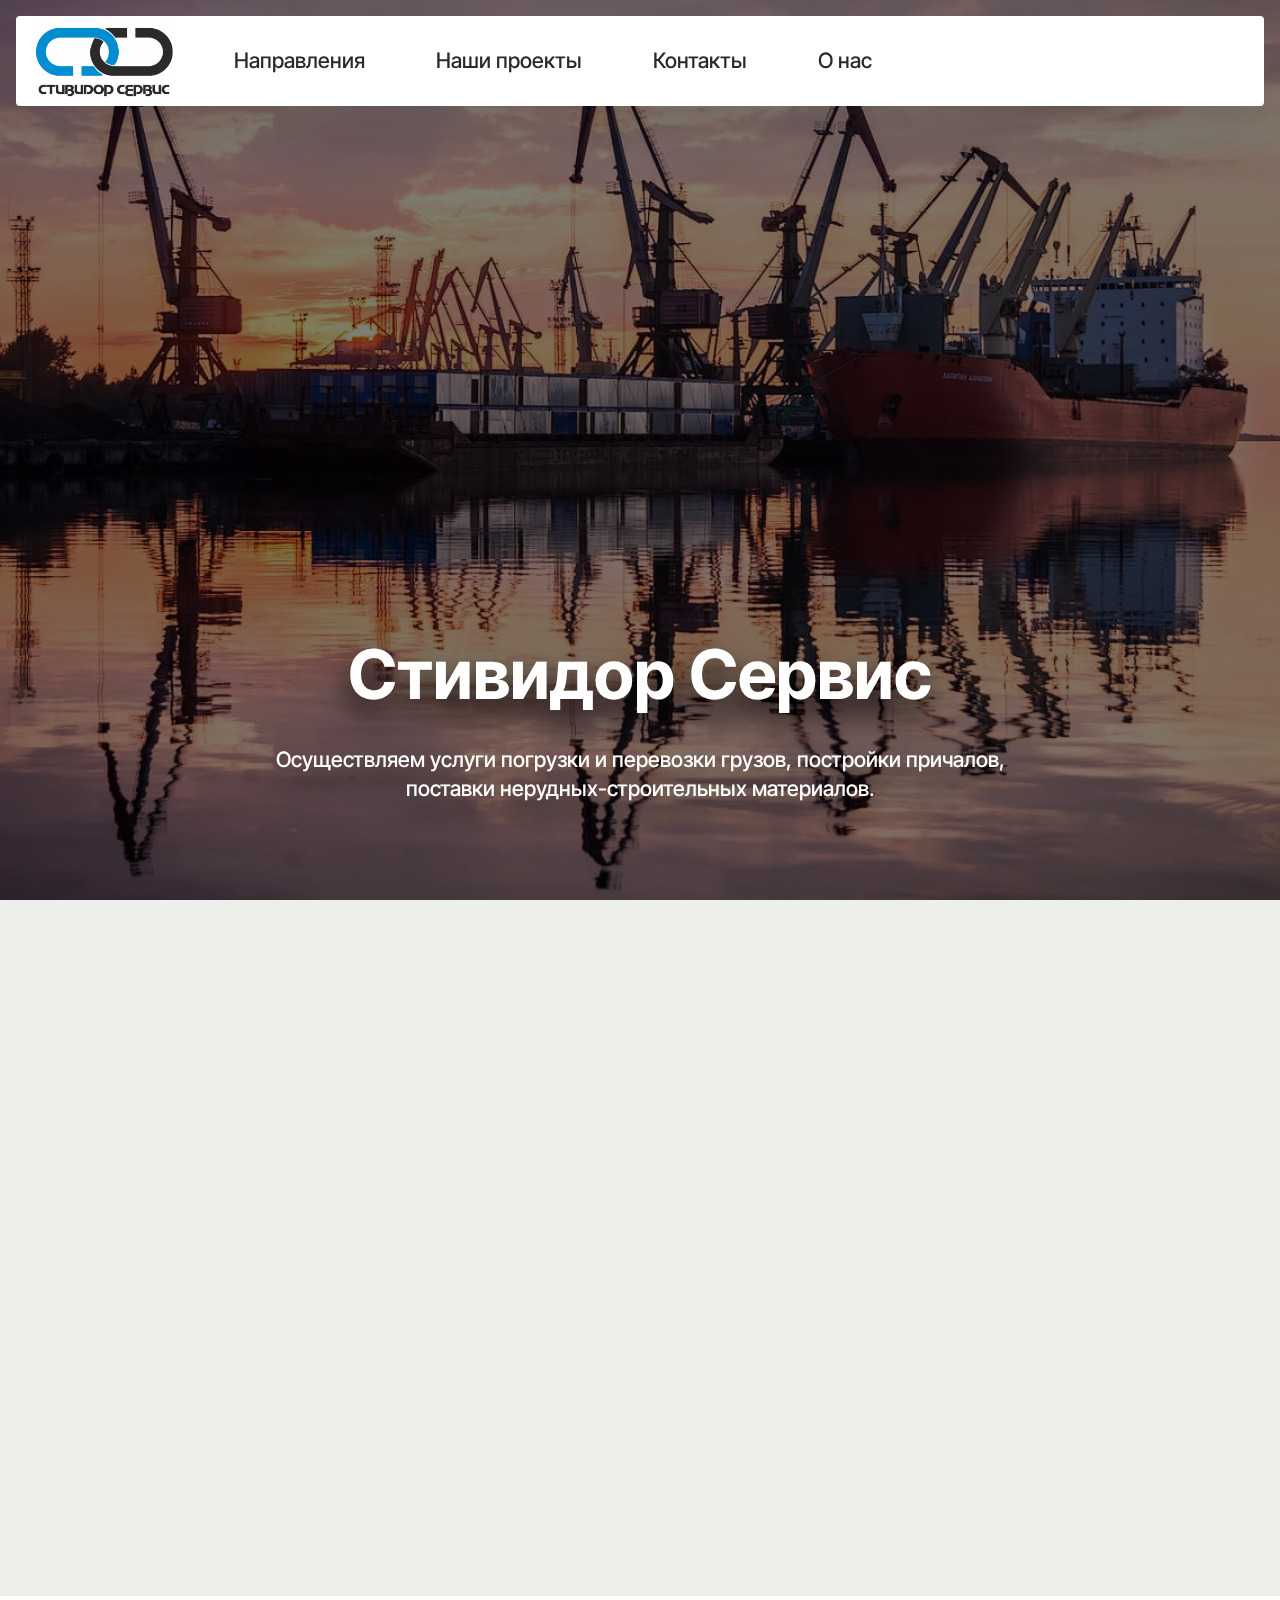
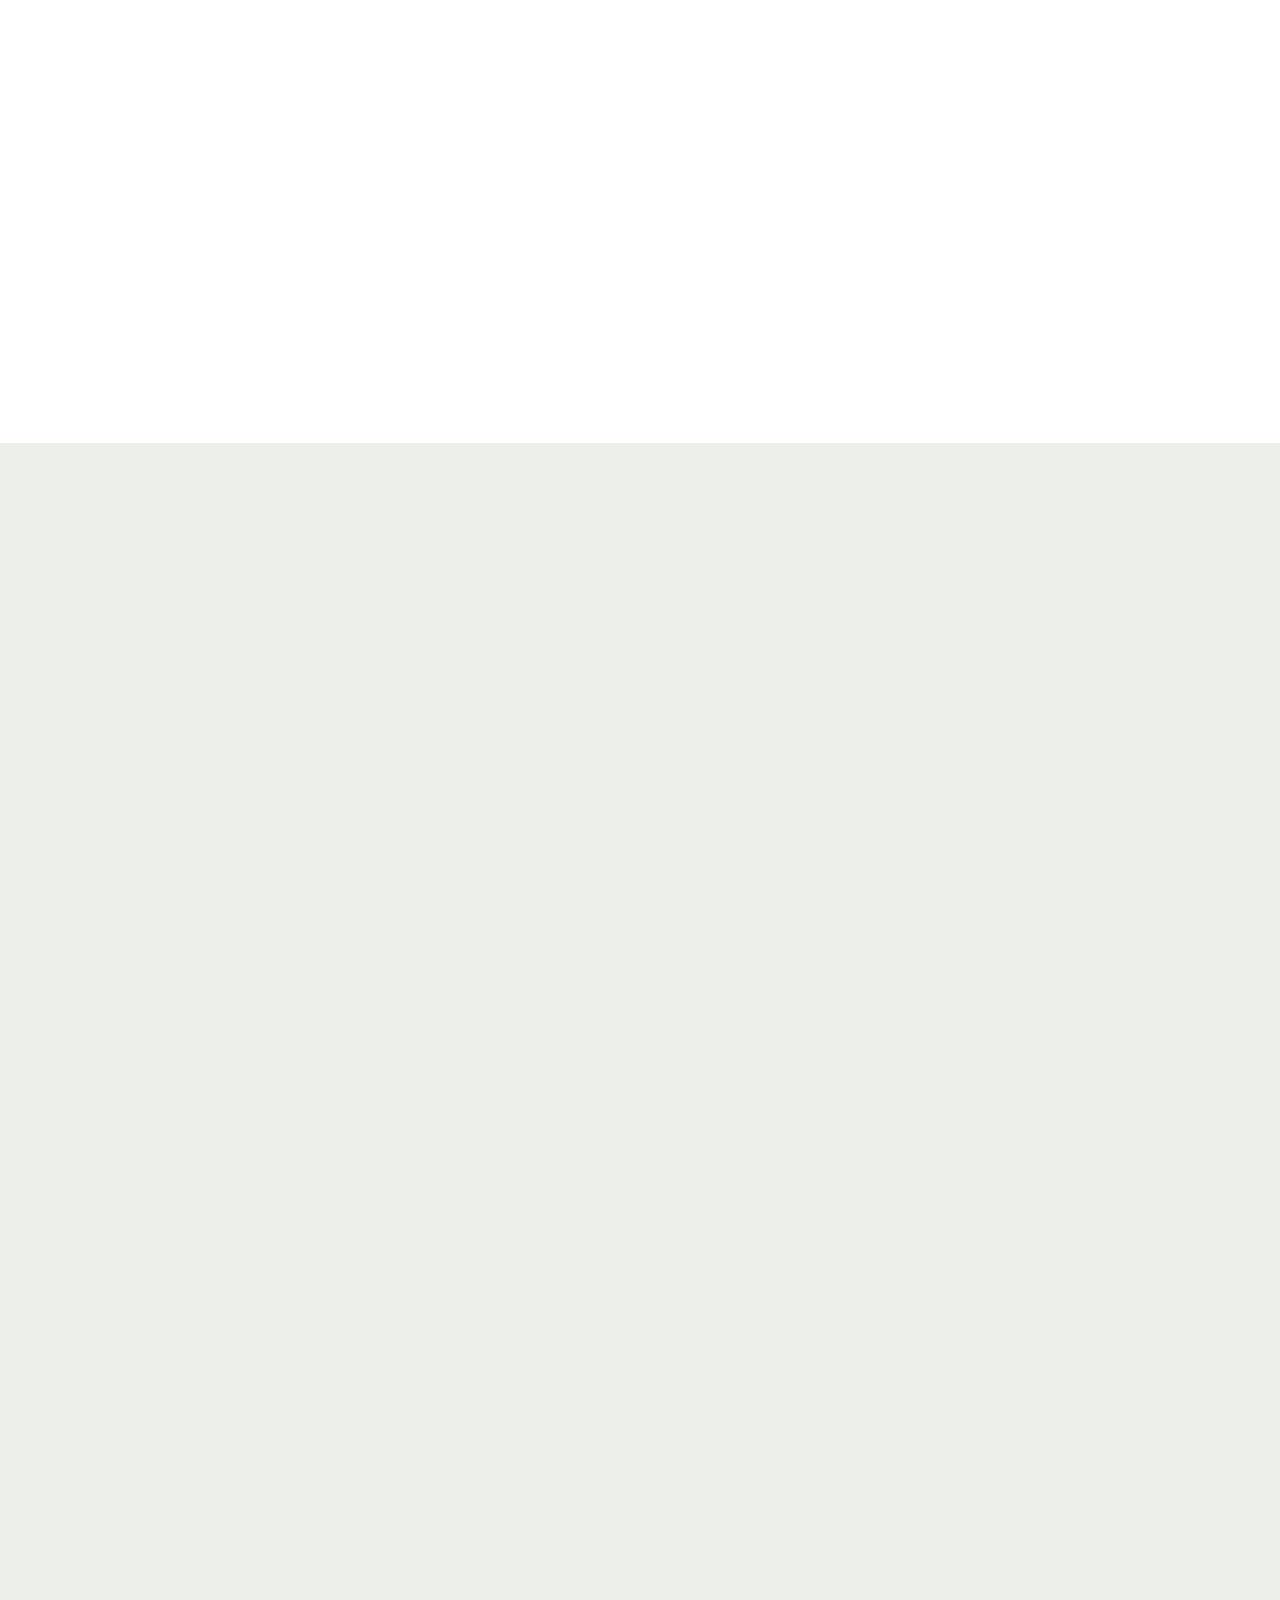
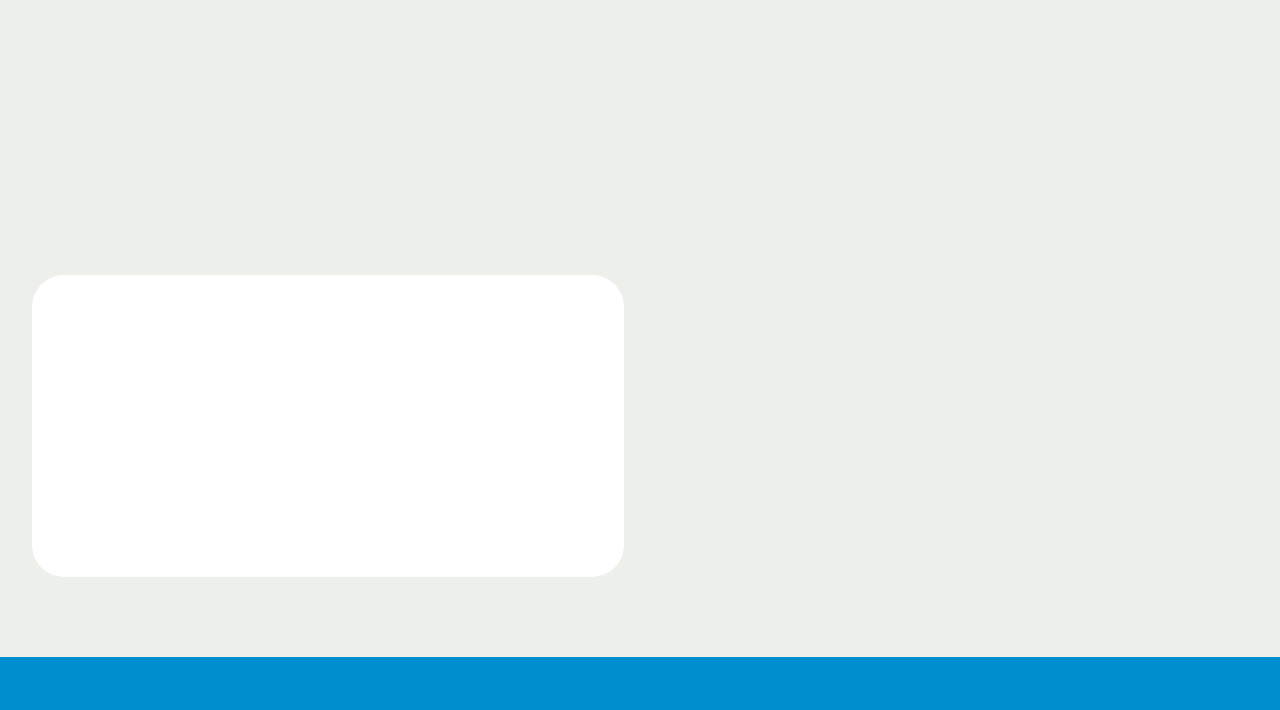
<file: index.html>
<!DOCTYPE html>
<html>
  <head>
    <!-- Site made with Mobirise Website Builder v5.9.13, https://mobirise.com -->
    <meta charset="UTF-8" />
    <meta http-equiv="X-UA-Compatible" content="IE=edge" />
    <meta name="generator" content="Mobirise v5.9.13, mobirise.com" />
    <meta
      name="viewport"
      content="width=device-width, initial-scale=1, minimum-scale=1"
    />
    <link
      rel="shortcut icon"
      href="assets/images/frame-1.png"
      type="image/x-icon"
    />
    <meta name="description" content="" />

    <title>Home</title>
    <link
      rel="stylesheet"
      href="assets/web/assets/mobirise-icons2/mobirise2.css"
    />
    <link rel="stylesheet" href="assets/bootstrap/css/bootstrap.min.css" />
    <link rel="stylesheet" href="assets/bootstrap/css/bootstrap-grid.min.css" />
    <link
      rel="stylesheet"
      href="assets/bootstrap/css/bootstrap-reboot.min.css"
    />
    <link rel="stylesheet" href="assets/parallax/jarallax.css" />
    <link rel="stylesheet" href="assets/animatecss/animate.css" />
    <link rel="stylesheet" href="assets/dropdown/css/style.css" />
    <link rel="stylesheet" href="assets/theme/css/style.css" />
    <link
      rel="preload"
      href="https://fonts.googleapis.com/css2?family=Inter+Tight:wght@400;700&display=swap&display=swap"
      as="style"
      onload="this.onload=null;this.rel='stylesheet'"
    />
    <noscript
      ><link
        rel="stylesheet"
        href="https://fonts.googleapis.com/css2?family=Inter+Tight:wght@400;700&display=swap&display=swap"
    /></noscript>
    <link
      rel="preload"
      as="style"
      href="assets/mobirise/css/mbr-additional.css?v=UaK3Ip"
    />
    <link
      rel="stylesheet"
      href="assets/mobirise/css/mbr-additional.css?v=UaK3Ip"
      type="text/css"
    />
    <link rel="stylesheet" href="style.css" />
  </head>
  <body>
    <section
      data-bs-version="5.1"
      class="menu menu5 cid-udN5AkLFBr"
      once="menu"
      id="menu05-0"
    >
      <nav class="navbar r navbar-dropdown navbar-fixed-top navbar-expand-lg">
        <div class="container light-color">
          <div class="navbar-brand">
            <span class="navbar-logo">
              <a href="index.html">
                <img
                  src="assets/images/frame-1.png"
                  alt="Stividor"
                  style="height: 5rem"
                />
              </a>
            </span>
            <span class="navbar-caption-wrap"></span>
          </div>
          <button
            class="navbar-toggler"
            type="button"
            data-toggle="collapse"
            data-bs-toggle="collapse"
            data-target="#navbarSupportedContent"
            data-bs-target="#navbarSupportedContent"
            aria-controls="navbarNavAltMarkup"
            aria-expanded="false"
            aria-label="Toggle navigation"
          >
            <div class="hamburger accent-color">
              <span></span>
              <span></span>
              <span></span>
              <span></span>
            </div>
          </button>
          <div class="collapse navbar-collapse" id="navbarSupportedContent">
            <ul
              class="navbar-nav nav-dropdown nav-center"
              data-app-modern-menu="true"
            >
              <li class="nav-item">
                <a class="nav-link link display-4" href="index.html#directions"
                  >Направления</a
                >
              </li>
              <li class="nav-item">
                <a class="nav-link link display-4" href="index.html#projects"
                  >Наши проекты</a
                >
              </li>
              <li class="nav-item">
                <a class="nav-link link display-4" href="index.html#contacts"
                  >Контакты</a
                >
              </li>
              <li class="nav-item">
                <a class="nav-link link display-4" href="about.html">О нас</a>
              </li>
            </ul>
          </div>
        </div>
      </nav>
    </section>

    <section
      data-bs-version="5.1"
      class="header16 cid-udN5Cp8bfe mbr-fullscreen mbr-parallax-background"
      id="header17-2"
    >
      <div
        class="mbr-overlay"
        style="opacity: 0.5; background-color: rgb(0, 0, 0)"
      ></div>
      <div class="container-fluid">
        <div class="row">
          <div class="content-wrap col-12 col-md-12">
            <h1
              class="mbr-section-title mbr-fonts-style mbr-white mb-4 display-1 light-text"
            >
              <strong>Стивидор Сервис</strong>
            </h1>

            <p
              class="mbr-fonts-style mbr-text mbr-white mb-4 display-7 light-text"
            >
              Осуществляем услуги погрузки и перевозки грузов, постройки
              причалов, <br />поставки нерудных-строительных материалов.
            </p>
          </div>
        </div>
      </div>
    </section>

    <section
      data-bs-version="5.1"
      class="features017 mbr-embla cid-udN9Llre3U"
      id="directions"
    >
      <div class="position-relative">
        <div class="container-fluid">
          <div class="row justify-content-center">
            <div class="col-12 content-head">
              <div class="mbr-section-head mb-5">
                <h4
                  class="mbr-section-title mbr-fonts-style align-center mb-0 display-2"
                >
                  <strong>Направления деятельности</strong>
                </h4>
              </div>
            </div>
          </div>
        </div>
        <!-- data-auto-play="true" -->

        <div
          class="embla"
          data-skip-snaps="true"
          data-align="center"
          data-contain-scroll="trimSnaps"
          data-loop="true"
          data-auto-play-interval="5"
          data-draggable="true"
        >
          <div class="embla__viewport container-fluid">
            <div class="embla__container">
              <div
                class="embla__slide slider-image item active"
                style="margin-left: 1rem; margin-right: 1rem"
              >
                <div class="slide-content">
                  <div class="item-img">
                    <div class="item-wrapper">
                      <img
                        src="assets/images/buksirovka-1.jpeg"
                        alt="Mobirise Website Builder"
                        title=""
                        data-slide-to="0"
                        data-bs-slide-to="0"
                      />
                    </div>
                  </div>
                  <div class="item-content">
                    <h5 class="item-title mbr-fonts-style display-5">
                      <strong>Буксировки различных видов</strong>
                    </h5>
                  </div>
                </div>
              </div>
              <div
                class="embla__slide slider-image item"
                style="margin-left: 1rem; margin-right: 1rem"
              >
                <div class="slide-content">
                  <div class="item-img">
                    <div class="item-wrapper">
                      <img
                        src="assets/images/prichali.jpg"
                        alt="Mobirise Website Builder"
                        title=""
                        data-slide-to="1"
                        data-bs-slide-to="1"
                      />
                    </div>
                  </div>
                  <div class="item-content">
                    <h5 class="item-title mbr-fonts-style display-5">
                      <strong>Причальные сооружения</strong>
                    </h5>
                  </div>
                </div>
              </div>

              <div
                class="embla__slide slider-image item"
                style="margin-left: 1rem; margin-right: 1rem"
              >
                <div class="slide-content">
                  <div class="item-img">
                    <div class="item-wrapper">
                      <img
                        src="assets/images/transportirovka.jpg"
                        alt="Mobirise Website Builder"
                        title=""
                        data-slide-to="2"
                        data-bs-slide-to="2"
                      />
                    </div>
                  </div>
                  <div class="item-content">
                    <h5 class="item-title mbr-fonts-style display-5">
                      <strong>Транспортировка грузов&nbsp;</strong
                      ><strong><br /></strong>
                    </h5>
                  </div>
                </div>
              </div>
              <div
                class="embla__slide slider-image item"
                style="margin-left: 1rem; margin-right: 1rem"
              >
                <div class="slide-content">
                  <div class="item-img">
                    <div class="item-wrapper">
                      <img
                        src="assets/images/dno.jpg"
                        alt="Mobirise Website Builder"
                        title=""
                        data-slide-to="3"
                        data-bs-slide-to="3"
                      />
                    </div>
                  </div>
                  <div class="item-content">
                    <h5 class="item-title mbr-fonts-style display-5">
                      <strong>Дноуглубительные работы</strong>
                    </h5>
                  </div>
                </div>
              </div>
              <div
                class="embla__slide slider-image item"
                style="margin-left: 1rem; margin-right: 1rem"
              >
                <div class="slide-content">
                  <div class="item-img">
                    <div class="item-wrapper">
                      <img
                        src="assets/images/logistika-1.jpg"
                        alt="Mobirise Website Builder"
                        title=""
                        data-slide-to="4"
                        data-bs-slide-to="4"
                      />
                    </div>
                  </div>
                  <div class="item-content">
                    <h5 class="item-title mbr-fonts-style display-5">
                      <strong>Логистические решения</strong>
                    </h5>
                  </div>
                </div>
              </div>
              <div
                class="embla__slide slider-image item"
                style="margin-left: 1rem; margin-right: 1rem"
              >
                <div class="slide-content">
                  <div class="item-img">
                    <div class="item-wrapper">
                      <img
                        src="assets/images/logistika.jpeg"
                        alt="Mobirise Website Builder"
                        title=""
                        data-slide-to="5"
                        data-bs-slide-to="5"
                      />
                    </div>
                  </div>
                  <div class="item-content">
                    <h5 class="item-title mbr-fonts-style display-5">
                      <strong>Организация переправ</strong>
                    </h5>
                  </div>
                </div>
              </div>
            </div>
          </div>
          <button class="embla__button embla__button--prev">
            <span
              class="mobi-mbri mobi-mbri-arrow-prev mbr-iconfont"
              aria-hidden="true"
            ></span>
            <span
              class="sr-only visually-hidden visually-hidden visually-hidden"
              >Previous</span
            >
          </button>
          <button class="embla__button embla__button--next">
            <span
              class="mobi-mbri mobi-mbri-arrow-next mbr-iconfont"
              aria-hidden="true"
            ></span>
            <span
              class="sr-only visually-hidden visually-hidden visually-hidden"
              >Next</span
            >
          </button>
        </div>
      </div>
    </section>

    <section
      data-bs-version="5.1"
      class="counter1 counters cid-udNi4DttUn"
      id="counter1-8"
    >
      <div class="container">
        <div class="row justify-content-center">
          <div class="col-12 content-head">
            <div class="card-wrapper mb-5">
              <div class="card-box align-center">
                <h4 class="mbr-section-title mbr-fonts-style mb-0 display-2">
                  <strong>Мы в цифрах</strong>
                </h4>
              </div>
            </div>
          </div>
        </div>
        <div class="row content-row mt-4">
          <div
            class="item features-without-image col-12 col-md-6 col-lg-4 item-mb active"
          >
            <div class="item-wrapper">
              <div class="title mb-3">
                <h3 class="mbr-fonts-style display-1 accent-text bold-text">
                  135
                </h3>
              </div>
              <h4 class="card-title mbr-fonts-style display-5">
                <strong>Единиц флота</strong>
              </h4>
              <p class="mbr-text card-text mbr-fonts-style mb-0 display-7">
                Среди которых баржи, буксиры, плав. краны и многоцелевые суда
              </p>
            </div>
          </div>
          <div
            class="item features-without-image col-12 col-md-6 col-lg-4 item-mb"
          >
            <div class="item-wrapper">
              <div class="title mb-3">
                <h3 class="mbr-fonts-style display-1 accent-text bold-text">
                  7
                </h3>
              </div>
              <h4 class="card-title mbr-fonts-style display-5">
                <strong>Гектар</strong>
              </h4>
              <p class="mbr-text card-text mbr-fonts-style mb-0 display-7">
                Площадь промышленной базы в П.Г.Т. Игрим, ХМАО
              </p>
            </div>
          </div>
          <div
            class="item features-without-image col-12 col-md-6 col-lg-4 item-mb"
          >
            <div class="item-wrapper">
              <div class="title mb-3">
                <h3 class="mbr-fonts-style display-1 accent-text bold-text">
                  23
                </h3>
              </div>
              <h4 class="card-title mbr-fonts-style display-5">
                <strong>Тонны</strong>
              </h4>
              <p class="mbr-text card-text mbr-fonts-style mb-0 display-7">
                Грузовое судно КАПИТАН ДАНИЛКИН, ледовый класс ARC7
              </p>
            </div>
          </div>
        </div>
      </div>
    </section>

    <section data-bs-version="5.1" class="news06 cid-udNnFdU21c" id="projects">
      <div class="container-fluid">
        <div class="row justify-content-center">
          <div class="col-12 mb-5 content-head">
            <h3
              class="mbr-fonts-style align-center mb-0 mbr-section-maintitle display-2"
            >
              <strong>Наши проекты</strong>
            </h3>
          </div>
        </div>
        <div
          class="row justify-content-center align-items-center item features-image active"
        >
          <div class="col-12">
            <div class="item-wrapper">
              <div class="row">
                <div class="col-12 col-md-12 col-lg-6 image-wrapper">
                  <img
                    class="w-100"
                    src="assets/images/vostok-oil.jpg"
                    alt="Mobirise Website Builder"
                    data-slide-to="0"
                    data-bs-slide-to="0"
                  />
                </div>
                <div class="col-12 col-lg col-md-12">
                  <div class="text-wrapper align-left">
                    <h5
                      class="mbr-section-title mbr-fonts-style mb-3 display-5"
                    >
                      <strong>Восток-Ойл</strong>
                    </h5>

                    <p class="mbr-text mbr-fonts-style mb-3 display-7">
                      Важным направлением нашей деятельности является управление
                      морским флотом, задействованным в реализации проекта
                      «Восток-Ойл». <br />Проект включает освоение месторождений
                      Ванкорского кластера (Ванкорское, Сузунское, Лодочное,
                      Тагульское, Ичемминское), Пайяхского и Западно-Иркинского
                      месторождения, а также месторождений Восточно-Таймырского
                      кластера.&nbsp;<br />
                    </p>
                  </div>
                </div>
              </div>
            </div>
          </div>
        </div>
        <div
          class="row justify-content-center align-items-center item features-image"
        >
          <div class="col-12">
            <div class="item-wrapper">
              <div class="row">
                <div class="col-12 col-md-12 col-lg-6 image-wrapper">
                  <img
                    class="w-100"
                    src="assets/images/gazprom-transgaz-ugorsk.jpg"
                    alt="Mobirise Website Builder"
                    data-slide-to="1"
                    data-bs-slide-to="1"
                  />
                </div>
                <div class="col-12 col-lg col-md-12">
                  <div class="text-wrapper align-left">
                    <h5
                      class="mbr-section-title mbr-fonts-style mb-3 display-5"
                    >
                      <strong>Газпром трансгаз Югорск</strong>
                    </h5>

                    <p class="mbr-text mbr-fonts-style mb-3 display-7">
                      Многочисленный речной флот и производственная база в п.
                      Игрим, ХМАО задействованы в грузоперевозках,
                      погрузоразгрузочных работах в интересах ООО «Газпром
                      трансгаз Югорск» (Компания осуществляет транспортировку
                      газа из месторождений Севера Западной Сибири (Медвежьего,
                      Уренгойского, Ямбургского, Заполярного и др.) потребителям
                      европейской части страны)&nbsp;<br />
                    </p>
                  </div>
                </div>
              </div>
            </div>
          </div>
        </div>
      </div>
    </section>

    <section
      data-bs-version="5.1"
      class="contacts02 map1 cid-udNhiFBH3c contacts"
      id="contacts"
    >
      <div class="container">
        <div class="row justify-content-center">
          <div class="col-12 content-head">
            <div class="mbr-section-head mb-5">
              <h3
                class="mbr-section-title mbr-fonts-style align-center mb-0 display-2"
              >
                <strong>Контакты</strong>
              </h3>
            </div>
          </div>
        </div>
        <div class="row justify-content-center">
          <div class="card col-12 col-md-12 col-lg-6">
            <div class="card-wrapper">
              <div class="text-wrapper">
                <h5 class="cardTitle mbr-fonts-style mb-2 display-5">
                  <strong>Свяжитесь с нами</strong>
                </h5>
                <ul class="list mbr-fonts-style display-7">
                  <!-- <li class="mbr-text item-wrap">
                    Email:
                    <a href="mailto:info@site.com" class="text-primary"
                      >info@site.com</a
                    >
                  </li> -->
                  <li class="mbr-text item-wrap">
                    Адрес: г. Москва, Научный проезда 14ас1, 2-й этаж, офисный
                    блок 2.5

                    <br /><br />
                    <br /><br />
                  </li>
                </ul>
              </div>
            </div>
          </div>
          <div class="map-wrapper col-md-12 col-lg-6">
            <div
              style="position: relative; overflow: hidden"
              class="google-map"
            >
              <a
                href="https://yandex.ru/maps/213/moscow/?utm_medium=mapframe&utm_source=maps"
                style="
                  color: #eee;
                  font-size: 12px;
                  position: absolute;
                  top: 0px;
                "
                >Москва</a
              ><a
                href="https://yandex.ru/maps/213/moscow/house/nauchny_proyezd_14as1/Z04YcwJlSkwGQFtvfXp0dHRkYA==/?ll=37.558450%2C55.656838&utm_medium=mapframe&utm_source=maps&z=15.26"
                style="
                  color: #eee;
                  font-size: 12px;
                  position: absolute;
                  top: 14px;
                "
                >Научный проезд, 14Ас1 — Яндекс Карты</a
              ><iframe
                src="https://yandex.ru/map-widget/v1/?ll=37.558450%2C55.656838&mode=search&ol=geo&ouri=ymapsbm1%3A%2F%2Fgeo%3Fdata%3DCgk3NzE0ODUzOTUSQNCg0L7RgdGB0LjRjywg0JzQvtGB0LrQstCwLCDQndCw0YPRh9C90YvQuSDQv9GA0L7QtdC30LQsIDE00JDRgTEiCg24OBZCFZ2fXkI%2C&z=15.26"
                width="560"
                height="400"
                frameborder="1"
                allowfullscreen="true"
                style="position: relative"
              ></iframe>
            </div>
          </div>
        </div>
      </div>
    </section>

    <section
      data-bs-version="5.1"
      class="footer2 cid-udNxCZMz85 footer"
      once="footers"
      id="footer02-j"
    >
      <div class="container">
        <div class="row">
          <div class="col-12 col-lg-6 center mt-2 mb-3">
            <p class="mbr-fonts-style copyright mb-0 display-7"></p>
          </div>
          <div class="col-12 col-lg-6 center">
            <div class="row-links mt-2 mb-3">
              <ul class="row-links-soc">
                <li class="row-links-soc-item mbr-fonts-style display-7">
                  <strong>О нас</strong>
                </li>
                <li class="row-links-soc-item mbr-fonts-style display-7">
                  <a href="#" class="text-primary">TikTok</a>
                </li>
                <li class="row-links-soc-item mbr-fonts-style display-7"></li>
                <li class="row-links-soc-item mbr-fonts-style display-7">
                  <a href="#" class="text-primary">Twitter</a>
                </li>
              </ul>
            </div>
          </div>
        </div>
      </div>
    </section>

    <script src="assets/bootstrap/js/bootstrap.bundle.min.js"></script>
    <script src="assets/parallax/jarallax.js"></script>
    <script src="assets/smoothscroll/smooth-scroll.js"></script>
    <script src="assets/ytplayer/index.js"></script>
    <script src="assets/dropdown/js/navbar-dropdown.js"></script>
    <script src="assets/embla/embla.min.js"></script>
    <script src="assets/embla/script.js"></script>
    <script src="assets/viewportchecker/viewportchecker.js"></script>
    <script src="assets/theme/js/script.js"></script>

    <div id="scrollToTop" class="scrollToTop mbr-arrow-up">
      <a style="text-align: center"
        ><i
          class="mbr-arrow-up-icon mbr-arrow-up-icon-cm cm-icon cm-icon-smallarrow-up"
        ></i
      ></a>
    </div>
    <input name="animation" type="hidden" />
  </body>
</html>
</file>
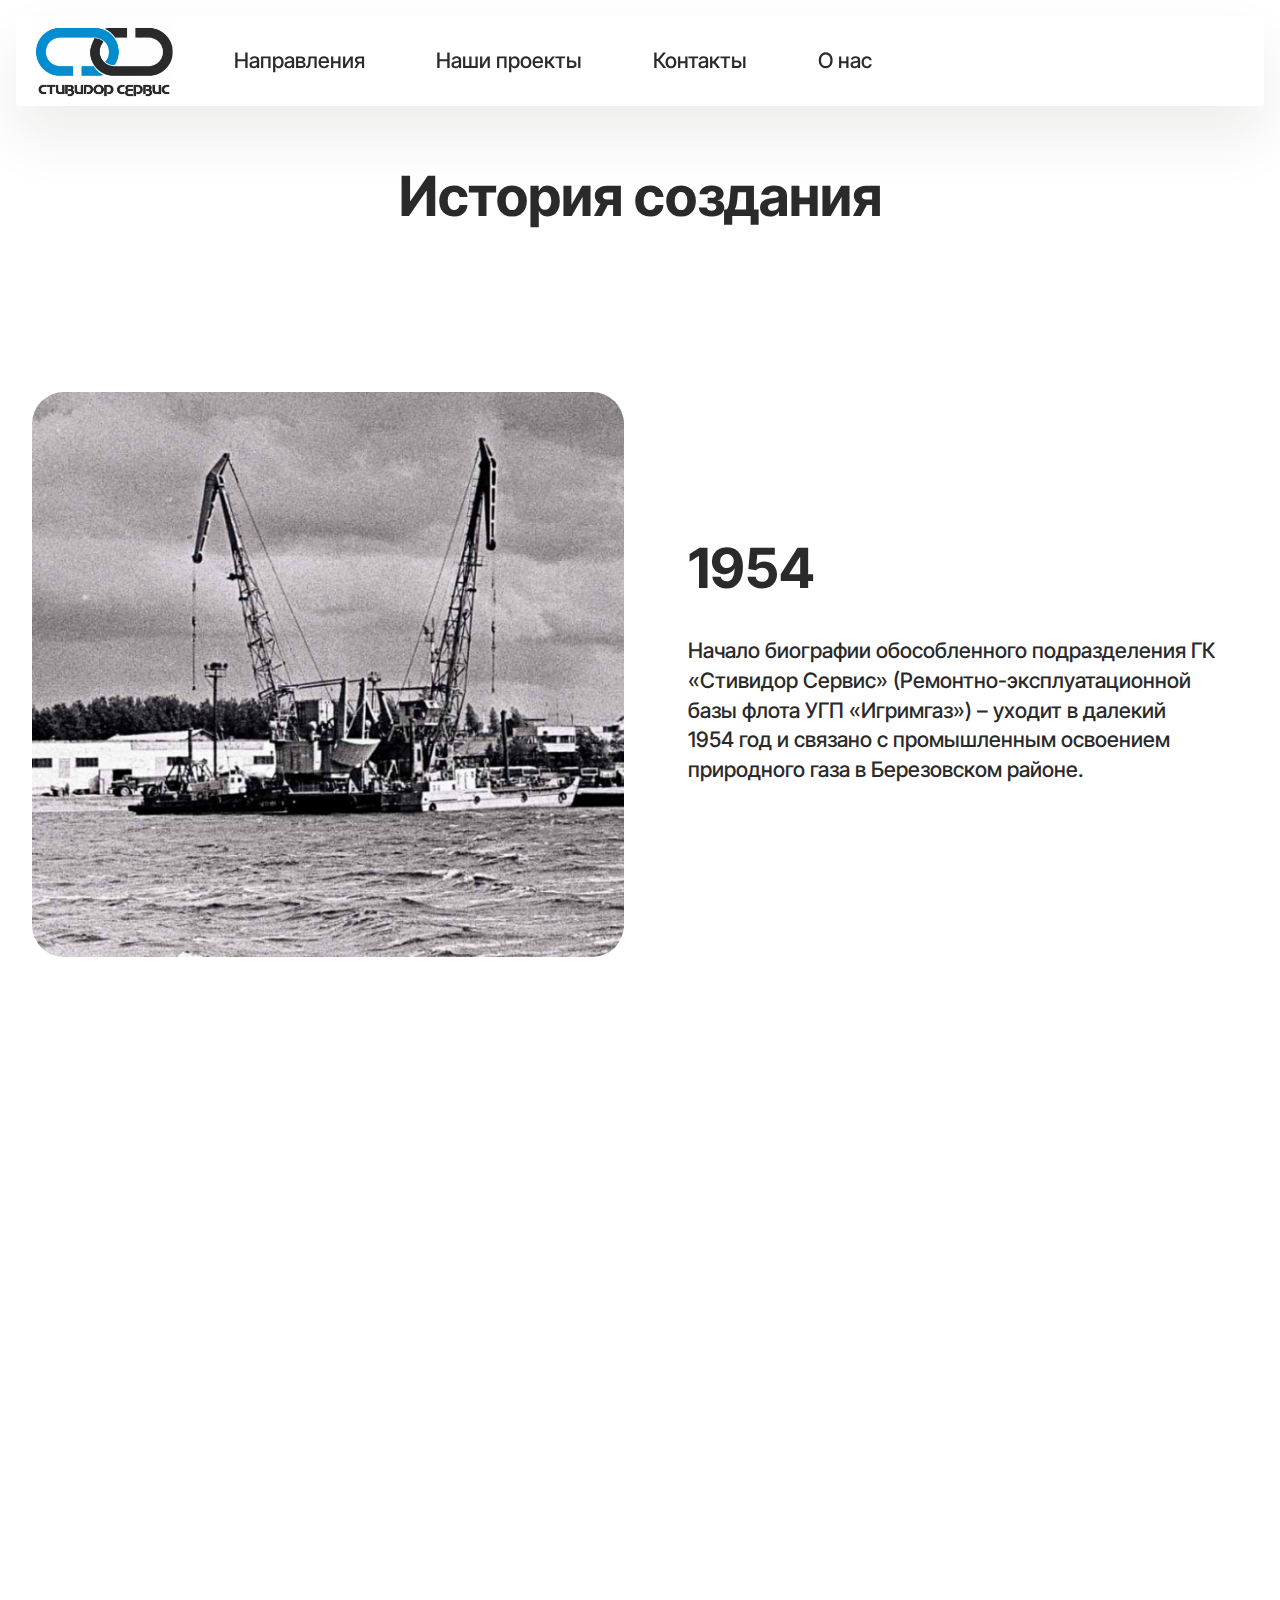
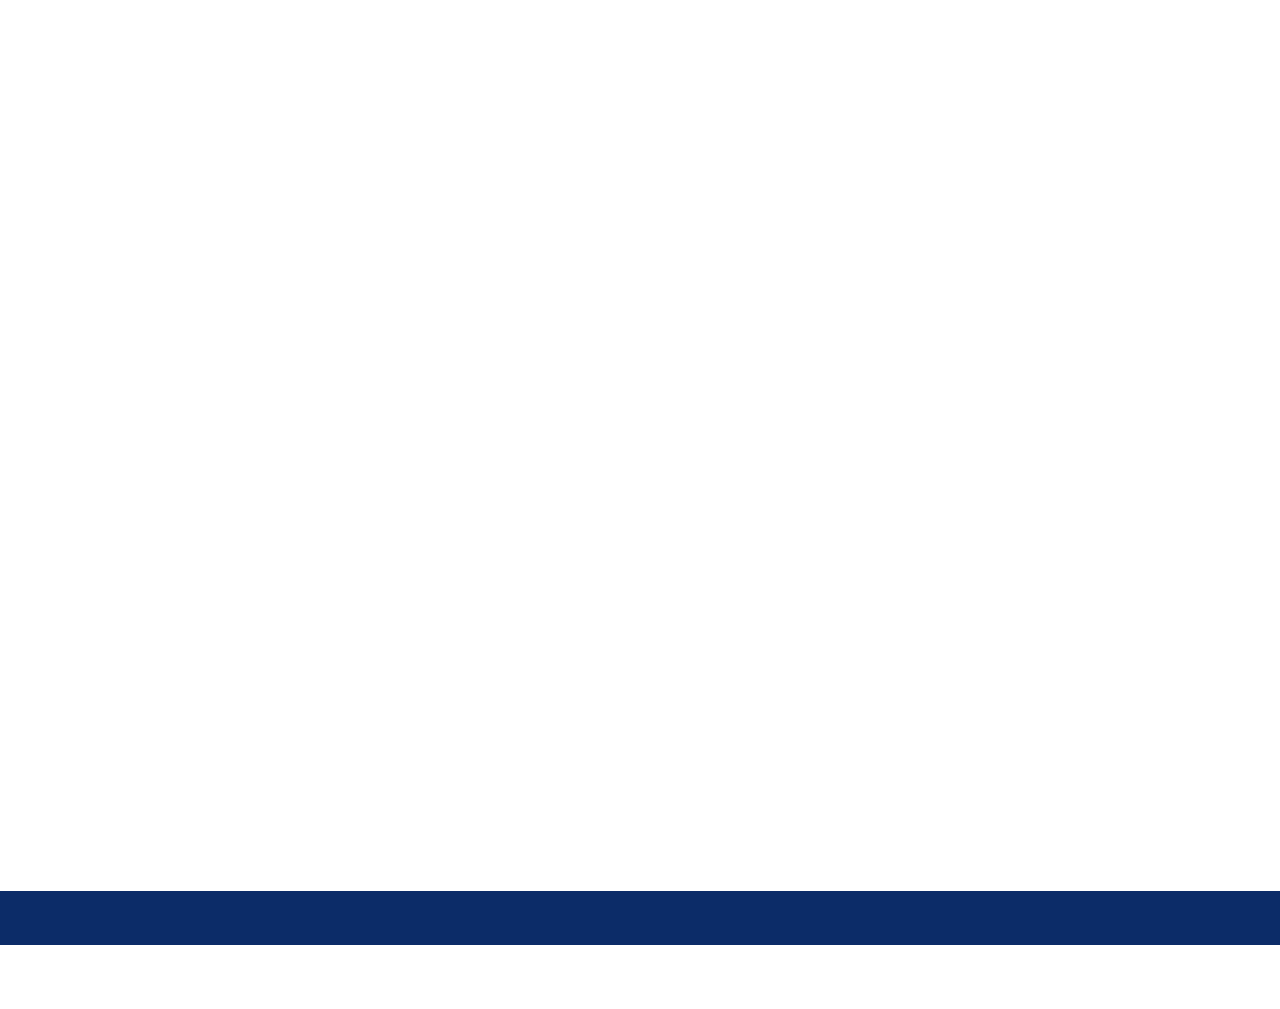
<file: about.html>
<!DOCTYPE html>
<html>
  <head>
    <!-- Site made with Mobirise Website Builder v5.9.13, https://mobirise.com -->
    <meta charset="UTF-8" />
    <meta http-equiv="X-UA-Compatible" content="IE=edge" />
    <meta name="generator" content="Mobirise v5.9.13, mobirise.com" />
    <meta
      name="viewport"
      content="width=device-width, initial-scale=1, minimum-scale=1"
    />
    <link
      rel="shortcut icon"
      href="assets/images/frame-1.png"
      type="image/x-icon"
    />
    <meta
      name="description"
      content="История становления ООО «Стивидор Сервис»"
    />

    <title>О нас</title>
    <link rel="stylesheet" href="assets/bootstrap/css/bootstrap.min.css" />
    <link rel="stylesheet" href="assets/bootstrap/css/bootstrap-grid.min.css" />
    <link
      rel="stylesheet"
      href="assets/bootstrap/css/bootstrap-reboot.min.css"
    />
    <link rel="stylesheet" href="assets/animatecss/animate.css" />
    <link rel="stylesheet" href="assets/dropdown/css/style.css" />
    <link rel="stylesheet" href="assets/theme/css/style.css" />
    <link
      rel="preload"
      href="https://fonts.googleapis.com/css2?family=Inter+Tight:wght@400;700&display=swap&display=swap"
      as="style"
      onload="this.onload=null;this.rel='stylesheet'"
    />
    <noscript
      ><link
        rel="stylesheet"
        href="https://fonts.googleapis.com/css2?family=Inter+Tight:wght@400;700&display=swap&display=swap"
    /></noscript>
    <link
      rel="preload"
      as="style"
      href="assets/mobirise/css/mbr-additional.css?v=xiFmDd"
    />
    <link
      rel="stylesheet"
      href="assets/mobirise/css/mbr-additional.css?v=xiFmDd"
      type="text/css"
    />
    <link rel="stylesheet" href="style.css" />
  </head>
  <body>
    <section
    data-bs-version="5.1"
    class="menu menu5 cid-udN5AkLFBr "
    once="menu"
    id="menu05-0"
  >
    <nav class="navbar r navbar-dropdown navbar-fixed-top navbar-expand-lg">
      <div class="container light-color">
        <div class="navbar-brand">
          <span class="navbar-logo">
          <a href="index.html">
              <img
                src="assets/images/frame-1.png"
                alt="Stividor"
                style="height: 5rem"
              />
            </a>
          </span>
          <span class="navbar-caption-wrap"></span>
            <!-- <a
              class="navbar-caption  text-primary display-4"
              href="index.html"
              >Стивидор Сервис</a
            > -->
          </span>
        </div>
        <button
          class="navbar-toggler"
          type="button"
          data-toggle="collapse"
          data-bs-toggle="collapse"
          data-target="#navbarSupportedContent"
          data-bs-target="#navbarSupportedContent"
          aria-controls="navbarNavAltMarkup"
          aria-expanded="false"
          aria-label="Toggle navigation"
        >
          <div class="hamburger accent-color">
            <span></span>
            <span></span>
            <span></span>
            <span></span>
          </div>
        </button>
        <div class="collapse navbar-collapse" id="navbarSupportedContent">
          <ul
            class="navbar-nav nav-dropdown nav-center"
            data-app-modern-menu="true"
          >
    
    <li class="nav-item">
      <a
      class="nav-link link  display-4"
      href="index.html#directions"
      >Направления</a
              >
    </li>
    <li class="nav-item">
      <a
      class="nav-link link  display-4"
      href="index.html#projects"
      >Наши проекты</a
              >
    </li>
    <li class="nav-item">
      <a class="nav-link link  display-4" href="index.html#contacts"
      >Контакты</a
      >
    </li>
    <li class="nav-item">
      <a class="nav-link link  display-4" href="about.html"
        >О нас</a
      >
      </li>
          </ul>
        </div>
      </div>
    </nav>
  </section>

    <section
      data-bs-version="5.1"
      class="timeline03 cid-udNomex9lo"
      id="timeline03-e"
    >
      <div class="container-fluid">
        <div class="row justify-content-center">
          <div class="col-12 mb-5 content-head">
            <h3
              class="mbr-section-title mbr-fonts-style align-center mb-0 display-2"
            >
              <strong>История создания</strong>
            </h3>
          </div>
        </div>
      </div>
    </section>

    <section
      data-bs-version="5.1"
      class="start article2 cid-udNoB2WJCt"
      id="article02-f"
    >
      <div class="container">
        <div class="row justify-content-center">
          <div class="col-12 col-md-12 col-lg-6 image-wrapper">
            <img
              class="w-100"
              src="assets/images/about1.jpg"
              alt="Mobirise Website Builder"
            />
          </div>
          <div class="col-12 col-md-12 col-lg">
            <div class="text-wrapper align-left">
              <h1 class="mbr-section-title mbr-fonts-style mb-4 display-2">
                <strong>1954</strong>
              </h1>
              <p class="mbr-text align-left mbr-fonts-style mb-4 display-7">
                Начало биографии обособленного подразделения ГК «Стивидор
                Сервис» (Ремонтно-эксплуатационной базы флота УГП «Игримгаз») –
                уходит в далекий 1954 год и связано с промышленным освоением
                природного газа в Березовском районе.
              </p>
            </div>
          </div>
        </div>
      </div>
    </section>

    <section
      data-bs-version="5.1"
      class="start article4 cid-udNoBpA3O3"
      id="article04-g"
    >
      <div class="container">
        <div class="row justify-content-center">
          <div class="col-12 col-md-12 col-lg-6 image-wrapper">
            <img
              class="w-100"
              src="assets/images/about2.jpg"
              alt="Mobirise Website Builder"
            />
          </div>
          <div class="col-12 col-md-12 col-lg">
            <div class="text-wrapper align-left">
              <h1 class="mbr-section-title mbr-fonts-style mb-4 display-2">
                <strong>1969</strong>
              </h1>
              <p class="mbr-text mbr-fonts-style mb-4 display-7">
                В 1969 году, в связи с выделением газовой промышленности из
                Министерства нефтяной и газовой промышленности, коллектив
                речников в составе конторы автотракторного и водного транспорта
                вошел в состав ВПО «Тюменьгазпром». К тому времени в составе
                флота было 6 буксировщиков с баржами, 2 плавкрана и 6
                сухогрузных теплоходов.
              </p>
            </div>
          </div>
        </div>
      </div>
    </section>

    <section
      data-bs-version="5.1"
      class="start article2 cid-udNoB2WJCt"
      id="article02-f"
    >
      <div class="container">
        <div class="row justify-content-center">
          <div class="col-12 col-md-12 col-lg-6 image-wrapper">
            <img
              class="w-100"
              src="assets/images/about3.jpg"
              alt="Mobirise Website Builder"
            />
          </div>
          <div class="col-12 col-md-12 col-lg">
            <div class="text-wrapper align-left">
              <h1 class="mbr-section-title mbr-fonts-style mb-4 display-2">
                <strong>1980-е</strong>
              </h1>
              <p class="mbr-text align-left mbr-fonts-style mb-4 display-7">
                В 1980 году, в связи с необходимостью объединения речников
                Надыма, Уренгоя и Игрима, состоящих до этого при
                неспециализированных предприятиях, в ВПО «Тюменьгазпром» была
                образована новая структурная единица – Тюменская РЭБ флота.
                Позднее возникла необходимость перебазировки РЭБ флота к местам
                наибольших объемов грузоперевозок. В 1987 году РЭБ флота
                перебазирована из Тюмени в поселок Игрим.
              </p>
            </div>
          </div>
        </div>
      </div>
    </section>

    <section
      data-bs-version="5.1"
      class="start article4 cid-udNoBpA3O3"
      id="article04-g"
    >
      <div class="container">
        <div class="row justify-content-center">
          <div class="col-12 col-md-12 col-lg-6 image-wrapper">
            <img
              class="w-100"
              src="assets/images/about4.jpg"
              alt="Mobirise Website Builder"
            />
          </div>
          <div class="col-12 col-md-12 col-lg">
            <div class="text-wrapper align-left">
              <h1 class="mbr-section-title mbr-fonts-style mb-4 display-2">
                <strong>Наше время</strong>
              </h1>
              <p class="mbr-text mbr-fonts-style mb-4 display-7">
                К началу ХХI века РЭБ флота стало одним из крупнейших флотских
                подразделений ОАО «Газпром», осуществляющих перевозки для
                «Тюментрансгаза» на речных магистралях обширного Обь Иртышского
                бассейна и в другие самые удаленные уголки Сибири.
              </p>
              <p class="mbr-text mbr-fonts-style mb-4 display-7">
                <b
                  >В 2024 году владельцем имущества РЭБ стало ООО «Стивидор
                  Сервис».</b
                >
              </p>
            </div>
          </div>
        </div>
      </div>
    </section>

    <section
      data-bs-version="5.1"
      class="footer2 cid-udNxCZMz85"
      once="footers"
      id="footer02-j"
    >
      <div class="container">
        <div class="row">
          <div class="col-12 col-lg-6 center mt-2 mb-3">
            <p class="mbr-fonts-style copyright mb-0 display-7">
              © Copyright 2030 Mobirise - All Rights Reserved
            </p>
          </div>
          <div class="col-12 col-lg-6 center">
            <div class="row-links mt-2 mb-3">
              <ul class="row-links-soc">
                <li class="row-links-soc-item mbr-fonts-style display-7">
                  <strong>О нас</strong>
                </li>
                <li class="row-links-soc-item mbr-fonts-style display-7">
                  <a href="#" class="text-primary">TikTok</a>
                </li>
                <li class="row-links-soc-item mbr-fonts-style display-7"></li>
                <li class="row-links-soc-item mbr-fonts-style display-7">
                  <a href="#" class="text-primary">Twitter</a>
                </li>
              </ul>
            </div>
          </div>
        </div>
      </div>
    </section>
    <section
      class="display-7"
      style="
        padding: 0;
        align-items: center;
        justify-content: center;
        flex-wrap: wrap;
        align-content: center;
        display: flex;
        position: relative;
        height: 4rem;
      "
    >
      <a
        href="https://mobiri.se/3151793"
        style="
          flex: 1 1;
          height: 4rem;
          position: absolute;
          width: 100%;
          z-index: 1;
        "
        ><img
          alt=""
          style="height: 4rem"
          src="[data-uri]"
      /></a>
      <p style="margin: 0; text-align: center" class="display-7">&#8204;</p>
      <a
        style="z-index: 1"
        href="https://mobirise.com/builder/ai-website-builder.html"
        >AI Website Software</a
      >
    </section>
    <script src="assets/bootstrap/js/bootstrap.bundle.min.js"></script>
    <script src="assets/smoothscroll/smooth-scroll.js"></script>
    <script src="assets/ytplayer/index.js"></script>
    <script src="assets/dropdown/js/navbar-dropdown.js"></script>
    <script src="assets/theme/js/script.js"></script>

    <div id="scrollToTop" class="scrollToTop mbr-arrow-up">
      <a style="text-align: center"
        ><i
          class="mbr-arrow-up-icon mbr-arrow-up-icon-cm cm-icon cm-icon-smallarrow-up"
        ></i
      ></a>
    </div>
    <input name="animation" type="hidden" />
  </body>
</html>
</file>
<file: assets/web/assets/mobirise-icons2/mobirise2.css>
@font-face {
  font-family: 'Moririse2';
  font-display: swap;
  src:  url('mobirise2.eot?f2bix4');
  src:  url('mobirise2.eot?f2bix4#iefix') format('embedded-opentype'),
    url('mobirise2.ttf?f2bix4') format('truetype'),
    url('mobirise2.woff?f2bix4') format('woff'),
    url('mobirise2.svg?f2bix4#mobirise2') format('svg');
  font-weight: normal;
  font-style: normal;
}

[class^="mobi-"], [class*=" mobi-"] {
  /* use  to prevent issues with browser extensions that change fonts */
  font-family: 'Moririse2' ;
  speak: none;
  font-style: normal;
  font-weight: normal;
  font-variant: normal;
  text-transform: none;
  line-height: 1;

  /* Better Font Rendering =========== */
  -webkit-font-smoothing: antialiased;
  -moz-osx-font-smoothing: grayscale;
}

.mobi-mbri-add-submenu:before {
  content: "\e900";
}
.mobi-mbri-alert:before {
  content: "\e901";
}
.mobi-mbri-align-center:before {
  content: "\e902";
}
.mobi-mbri-align-justify:before {
  content: "\e903";
}
.mobi-mbri-align-left:before {
  content: "\e904";
}
.mobi-mbri-align-right:before {
  content: "\e905";
}
.mobi-mbri-android:before {
  content: "\e906";
}
.mobi-mbri-apple:before {
  content: "\e907";
}
.mobi-mbri-arrow-down:before {
  content: "\e908";
}
.mobi-mbri-arrow-next:before {
  content: "\e909";
}
.mobi-mbri-arrow-prev:before {
  content: "\e90a";
}
.mobi-mbri-arrow-up:before {
  content: "\e90b";
}
.mobi-mbri-bold:before {
  content: "\e90c";
}
.mobi-mbri-bookmark:before {
  content: "\e90d";
}
.mobi-mbri-bootstrap:before {
  content: "\e90e";
}
.mobi-mbri-briefcase:before {
  content: "\e90f";
}
.mobi-mbri-browse:before {
  content: "\e910";
}
.mobi-mbri-bulleted-list:before {
  content: "\e911";
}
.mobi-mbri-calendar:before {
  content: "\e912";
}
.mobi-mbri-camera:before {
  content: "\e913";
}
.mobi-mbri-cart-add:before {
  content: "\e914";
}
.mobi-mbri-cart-full:before {
  content: "\e915";
}
.mobi-mbri-cash:before {
  content: "\e916";
}
.mobi-mbri-change-style:before {
  content: "\e917";
}
.mobi-mbri-chat:before {
  content: "\e918";
}
.mobi-mbri-clock:before {
  content: "\e919";
}
.mobi-mbri-close:before {
  content: "\e91a";
}
.mobi-mbri-cloud:before {
  content: "\e91b";
}
.mobi-mbri-code:before {
  content: "\e91c";
}
.mobi-mbri-contact-form:before {
  content: "\e91d";
}
.mobi-mbri-credit-card:before {
  content: "\e91e";
}
.mobi-mbri-cursor-click:before {
  content: "\e91f";
}
.mobi-mbri-cust-feedback:before {
  content: "\e920";
}
.mobi-mbri-database:before {
  content: "\e921";
}
.mobi-mbri-delivery:before {
  content: "\e922";
}
.mobi-mbri-desktop:before {
  content: "\e923";
}
.mobi-mbri-devices:before {
  content: "\e924";
}
.mobi-mbri-down:before {
  content: "\e925";
}
.mobi-mbri-download-2:before {
  content: "\e926";
}
.mobi-mbri-download:before {
  content: "\e927";
}
.mobi-mbri-drag-n-drop-2:before {
  content: "\e928";
}
.mobi-mbri-drag-n-drop:before {
  content: "\e929";
}
.mobi-mbri-edit-2:before {
  content: "\e92a";
}
.mobi-mbri-edit:before {
  content: "\e92b";
}
.mobi-mbri-error:before {
  content: "\e92c";
}
.mobi-mbri-extension:before {
  content: "\e92d";
}
.mobi-mbri-features:before {
  content: "\e92e";
}
.mobi-mbri-file:before {
  content: "\e92f";
}
.mobi-mbri-flag:before {
  content: "\e930";
}
.mobi-mbri-folder:before {
  content: "\e931";
}
.mobi-mbri-gift:before {
  content: "\e932";
}
.mobi-mbri-github:before {
  content: "\e933";
}
.mobi-mbri-globe-2:before {
  content: "\e934";
}
.mobi-mbri-globe:before {
  content: "\e935";
}
.mobi-mbri-growing-chart:before {
  content: "\e936";
}
.mobi-mbri-hearth:before {
  content: "\e937";
}
.mobi-mbri-help:before {
  content: "\e938";
}
.mobi-mbri-home:before {
  content: "\e939";
}
.mobi-mbri-hot-cup:before {
  content: "\e93a";
}
.mobi-mbri-idea:before {
  content: "\e93b";
}
.mobi-mbri-image-gallery:before {
  content: "\e93c";
}
.mobi-mbri-image-slider:before {
  content: "\e93d";
}
.mobi-mbri-info:before {
  content: "\e93e";
}
.mobi-mbri-italic:before {
  content: "\e93f";
}
.mobi-mbri-key:before {
  content: "\e940";
}
.mobi-mbri-laptop:before {
  content: "\e941";
}
.mobi-mbri-layers:before {
  content: "\e942";
}
.mobi-mbri-left-right:before {
  content: "\e943";
}
.mobi-mbri-left:before {
  content: "\e944";
}
.mobi-mbri-letter:before {
  content: "\e945";
}
.mobi-mbri-like:before {
  content: "\e946";
}
.mobi-mbri-link:before {
  content: "\e947";
}
.mobi-mbri-lock:before {
  content: "\e948";
}
.mobi-mbri-login:before {
  content: "\e949";
}
.mobi-mbri-logout:before {
  content: "\e94a";
}
.mobi-mbri-magic-stick:before {
  content: "\e94b";
}
.mobi-mbri-map-pin:before {
  content: "\e94c";
}
.mobi-mbri-menu:before {
  content: "\e94d";
}
.mobi-mbri-mobile-2:before {
  content: "\e94e";
}
.mobi-mbri-mobile-horizontal:before {
  content: "\e94f";
}
.mobi-mbri-mobile:before {
  content: "\e950";
}
.mobi-mbri-mobirise:before {
  content: "\e951";
}
.mobi-mbri-more-horizontal:before {
  content: "\e952";
}
.mobi-mbri-more-vertical:before {
  content: "\e953";
}
.mobi-mbri-music:before {
  content: "\e954";
}
.mobi-mbri-new-file:before {
  content: "\e955";
}
.mobi-mbri-numbered-list:before {
  content: "\e956";
}
.mobi-mbri-opened-folder:before {
  content: "\e957";
}
.mobi-mbri-pages:before {
  content: "\e958";
}
.mobi-mbri-paper-plane:before {
  content: "\e959";
}
.mobi-mbri-paperclip:before {
  content: "\e95a";
}
.mobi-mbri-phone:before {
  content: "\e95b";
}
.mobi-mbri-photo:before {
  content: "\e95c";
}
.mobi-mbri-photos:before {
  content: "\e95d";
}
.mobi-mbri-pin:before {
  content: "\e95e";
}
.mobi-mbri-play:before {
  content: "\e95f";
}
.mobi-mbri-plus:before {
  content: "\e960";
}
.mobi-mbri-preview:before {
  content: "\e961";
}
.mobi-mbri-print:before {
  content: "\e962";
}
.mobi-mbri-protect:before {
  content: "\e963";
}
.mobi-mbri-question:before {
  content: "\e964";
}
.mobi-mbri-quote-left:before {
  content: "\e965";
}
.mobi-mbri-quote-right:before {
  content: "\e966";
}
.mobi-mbri-redo:before {
  content: "\e967";
}
.mobi-mbri-refresh:before {
  content: "\e968";
}
.mobi-mbri-responsive-2:before {
  content: "\e969";
}
.mobi-mbri-responsive:before {
  content: "\e96a";
}
.mobi-mbri-right:before {
  content: "\e96b";
}
.mobi-mbri-rocket:before {
  content: "\e96c";
}
.mobi-mbri-sad-face:before {
  content: "\e96d";
}
.mobi-mbri-sale:before {
  content: "\e96e";
}
.mobi-mbri-save:before {
  content: "\e96f";
}
.mobi-mbri-search:before {
  content: "\e970";
}
.mobi-mbri-setting-2:before {
  content: "\e971";
}
.mobi-mbri-setting-3:before {
  content: "\e972";
}
.mobi-mbri-setting:before {
  content: "\e973";
}
.mobi-mbri-share:before {
  content: "\e974";
}
.mobi-mbri-shopping-bag:before {
  content: "\e975";
}
.mobi-mbri-shopping-basket:before {
  content: "\e976";
}
.mobi-mbri-shopping-cart:before {
  content: "\e977";
}
.mobi-mbri-sites:before {
  content: "\e978";
}
.mobi-mbri-smile-face:before {
  content: "\e979";
}
.mobi-mbri-speed:before {
  content: "\e97a";
}
.mobi-mbri-star:before {
  content: "\e97b";
}
.mobi-mbri-success:before {
  content: "\e97c";
}
.mobi-mbri-sun:before {
  content: "\e97d";
}
.mobi-mbri-sun2:before {
  content: "\e97e";
}
.mobi-mbri-tablet-vertical:before {
  content: "\e97f";
}
.mobi-mbri-tablet:before {
  content: "\e980";
}
.mobi-mbri-target:before {
  content: "\e981";
}
.mobi-mbri-timer:before {
  content: "\e982";
}
.mobi-mbri-to-ftp:before {
  content: "\e983";
}
.mobi-mbri-to-local-drive:before {
  content: "\e984";
}
.mobi-mbri-touch-swipe:before {
  content: "\e985";
}
.mobi-mbri-touch:before {
  content: "\e986";
}
.mobi-mbri-trash:before {
  content: "\e987";
}
.mobi-mbri-underline:before {
  content: "\e988";
}
.mobi-mbri-undo:before {
  content: "\e989";
}
.mobi-mbri-unlink:before {
  content: "\e98a";
}
.mobi-mbri-unlock:before {
  content: "\e98b";
}
.mobi-mbri-up-down:before {
  content: "\e98c";
}
.mobi-mbri-up:before {
  content: "\e98d";
}
.mobi-mbri-update:before {
  content: "\e98e";
}
.mobi-mbri-upload-2:before {
  content: "\e98f";
}
.mobi-mbri-upload:before {
  content: "\e990";
}
.mobi-mbri-user-2:before {
  content: "\e991";
}
.mobi-mbri-user:before {
  content: "\e992";
}
.mobi-mbri-users:before {
  content: "\e993";
}
.mobi-mbri-video-play:before {
  content: "\e994";
}
.mobi-mbri-video:before {
  content: "\e995";
}
.mobi-mbri-watch:before {
  content: "\e996";
}
.mobi-mbri-website-theme-2:before {
  content: "\e997";
}
.mobi-mbri-website-theme:before {
  content: "\e998";
}
.mobi-mbri-wifi:before {
  content: "\e999";
}
.mobi-mbri-windows:before {
  content: "\e99a";
}
.mobi-mbri-zoom-in:before {
  content: "\e99b";
}
.mobi-mbri-zoom-out:before {
  content: "\e99c";
}
</file>
<file: assets/parallax/jarallax.css>
.jarallax {
    position: relative;
    z-index: 0;
}
.jarallax > .jarallax-img {
    position: absolute;
    object-fit: cover;
    /* support for plugin https://github.com/bfred-it/object-fit-images */
    font-family: 'object-fit: cover;';
    top: 0;
    left: 0;
    width: 100%;
    height: 100%;
    z-index: -1;
}
</file>
<file: assets/dropdown/css/style.css>
.navbar-dropdown {
  left: 0;
  padding: 0;
  position: absolute;
  right: 0;
  top: 0;
  transition: all 0.45s ease;
  z-index: 1030;
  background: #282828; }
  .navbar-dropdown .navbar-logo {
    margin-right: 0.8rem;
    transition: margin 0.3s ease-in-out;
    vertical-align: middle; }
    .navbar-dropdown .navbar-logo img {
      height: 3.125rem;
      transition: all 0.3s ease-in-out; }
    .navbar-dropdown .navbar-logo.mbr-iconfont {
      font-size: 3.125rem;
      line-height: 3.125rem; }
  .navbar-dropdown .navbar-caption {
    font-weight: 700;
    white-space: normal;
    vertical-align: -4px;
    line-height: 3.125rem !important; }
    .navbar-dropdown .navbar-caption, .navbar-dropdown .navbar-caption:hover {
      color: inherit;
      text-decoration: none; }
  .navbar-dropdown .mbr-iconfont + .navbar-caption {
    vertical-align: -1px; }
  .navbar-dropdown.navbar-fixed-top {
    position: fixed; }
  .navbar-dropdown .navbar-brand span {
    vertical-align: -4px; }
  .navbar-dropdown.bg-color.transparent {
    background: none; }
  .navbar-dropdown.navbar-short .navbar-brand {
    padding: 0.625rem 0; }
    .navbar-dropdown.navbar-short .navbar-brand span {
      vertical-align: -1px; }
  .navbar-dropdown.navbar-short .navbar-caption {
    line-height: 2.375rem !important;
    vertical-align: -2px; }
  .navbar-dropdown.navbar-short .navbar-logo {
    margin-right: 0.5rem; }
    .navbar-dropdown.navbar-short .navbar-logo img {
      height: 2.375rem; }
    .navbar-dropdown.navbar-short .navbar-logo.mbr-iconfont {
      font-size: 2.375rem;
      line-height: 2.375rem; }
  .navbar-dropdown.navbar-short .mbr-table-cell {
    height: 3.625rem; }
  .navbar-dropdown .navbar-close {
    left: 0.6875rem;
    position: fixed;
    top: 0.75rem;
    z-index: 1000; }
  .navbar-dropdown .hamburger-icon {
    content: "";
    display: inline-block;
    vertical-align: middle;
    width: 16px;
    -webkit-box-shadow: 0 -6px 0 1px #282828,0 0 0 1px #282828,0 6px 0 1px #282828;
    -moz-box-shadow: 0 -6px 0 1px #282828,0 0 0 1px #282828,0 6px 0 1px #282828;
    box-shadow: 0 -6px 0 1px #282828,0 0 0 1px #282828,0 6px 0 1px #282828; }

.dropdown-menu .dropdown-toggle[data-toggle="dropdown-submenu"]::after {
  border-bottom: 0.35em solid transparent;
  border-left: 0.35em solid;
  border-right: 0;
  border-top: 0.35em solid transparent;
  margin-left: 0.3rem; }

.dropdown-menu .dropdown-item:focus {
  outline: 0; }

.nav-dropdown {
  font-size: 0.75rem;
  font-weight: 500;
  height: auto !important; }
  .nav-dropdown .nav-btn {
    padding-left: 1rem; }
  .nav-dropdown .link {
    margin: .667em 1.667em;
    font-weight: 500;
    padding: 0;
    transition: color .2s ease-in-out; }
    .nav-dropdown .link.dropdown-toggle {
      margin-right: 2.583em; }
      .nav-dropdown .link.dropdown-toggle::after {
        margin-left: .25rem;
        border-top: 0.35em solid;
        border-right: 0.35em solid transparent;
        border-left: 0.35em solid transparent;
        border-bottom: 0; }
      .nav-dropdown .link.dropdown-toggle[aria-expanded="true"] {
        margin: 0;
        padding: 0.667em 3.263em  0.667em 1.667em; }
  .nav-dropdown .link::after,
  .nav-dropdown .dropdown-item::after {
    color: inherit; }
  .nav-dropdown .btn {
    font-size: 0.75rem;
    font-weight: 700;
    letter-spacing: 0;
    margin-bottom: 0;
    padding-left: 1.25rem;
    padding-right: 1.25rem; }
  .nav-dropdown .dropdown-menu {
    border-radius: 0;
    border: 0;
    left: 0;
    margin: 0;
    padding-bottom: 1.25rem;
    padding-top: 1.25rem;
    position: relative; }
  .nav-dropdown .dropdown-submenu {
    margin-left: 0.125rem;
    top: 0; }
  .nav-dropdown .dropdown-item {
    font-weight: 500;
    line-height: 2;
    padding: 0.3846em 4.615em 0.3846em 1.5385em;
    position: relative;
    transition: color .2s ease-in-out, background-color .2s ease-in-out; }
    .nav-dropdown .dropdown-item::after {
      margin-top: -0.3077em;
      position: absolute;
      right: 1.1538em;
      top: 50%; }
    .nav-dropdown .dropdown-item:focus, .nav-dropdown .dropdown-item:hover {
      background: none; }

@media (max-width: 767px) {
  .nav-dropdown.navbar-toggleable-sm {
    bottom: 0;
    display: none;
    left: 0;
    overflow-x: hidden;
    position: fixed;
    top: 0;
    transform: translateX(-100%);
    -ms-transform: translateX(-100%);
    -webkit-transform: translateX(-100%);
    width: 18.75rem;
    z-index: 999; } }
.nav-dropdown.navbar-toggleable-xl {
  bottom: 0;
  display: none;
  left: 0;
  overflow-x: hidden;
  position: fixed;
  top: 0;
  transform: translateX(-100%);
  -ms-transform: translateX(-100%);
  -webkit-transform: translateX(-100%);
  width: 18.75rem;
  z-index: 999; }

.nav-dropdown-sm {
  display: block !important;
  overflow-x: hidden;
  overflow: auto;
  padding-top: 3.875rem; }
  .nav-dropdown-sm::after {
    content: "";
    display: block;
    height: 3rem;
    width: 100%; }
  .nav-dropdown-sm.collapse.in ~ .navbar-close {
    display: block !important; }
  .nav-dropdown-sm.collapsing, .nav-dropdown-sm.collapse.in {
    transform: translateX(0);
    -ms-transform: translateX(0);
    -webkit-transform: translateX(0);
    transition: all 0.25s ease-out;
    -webkit-transition: all 0.25s ease-out;
    background: #282828; }
  .nav-dropdown-sm.collapsing[aria-expanded="false"] {
    transform: translateX(-100%);
    -ms-transform: translateX(-100%);
    -webkit-transform: translateX(-100%); }
  .nav-dropdown-sm .nav-item {
    display: block;
    margin-left: 0 !important;
    padding-left: 0; }
  .nav-dropdown-sm .link,
  .nav-dropdown-sm .dropdown-item {
    border-top: 1px dotted rgba(255, 255, 255, 0.1);
    font-size: 0.8125rem;
    line-height: 1.6;
    margin: 0 !important;
    padding: 0.875rem 2.4rem 0.875rem 1.5625rem !important;
    position: relative;
    white-space: normal; }
    .nav-dropdown-sm .link:focus, .nav-dropdown-sm .link:hover,
    .nav-dropdown-sm .dropdown-item:focus,
    .nav-dropdown-sm .dropdown-item:hover {
      background: rgba(0, 0, 0, 0.2) !important;
      color: #c0a375; }
  .nav-dropdown-sm .nav-btn {
    position: relative;
    padding: 1.5625rem 1.5625rem 0 1.5625rem; }
    .nav-dropdown-sm .nav-btn::before {
      border-top: 1px dotted rgba(255, 255, 255, 0.1);
      content: "";
      left: 0;
      position: absolute;
      top: 0;
      width: 100%; }
    .nav-dropdown-sm .nav-btn + .nav-btn {
      padding-top: 0.625rem; }
      .nav-dropdown-sm .nav-btn + .nav-btn::before {
        display: none; }
  .nav-dropdown-sm .btn {
    padding: 0.625rem 0; }
  .nav-dropdown-sm .dropdown-toggle[data-toggle="dropdown-submenu"]::after {
    margin-left: .25rem;
    border-top: 0.35em solid;
    border-right: 0.35em solid transparent;
    border-left: 0.35em solid transparent;
    border-bottom: 0; }
  .nav-dropdown-sm .dropdown-toggle[data-toggle="dropdown-submenu"][aria-expanded="true"]::after {
    border-top: 0;
    border-right: 0.35em solid transparent;
    border-left: 0.35em solid transparent;
    border-bottom: 0.35em solid; }
  .nav-dropdown-sm .dropdown-menu {
    margin: 0;
    padding: 0;
    position: relative;
    top: 0;
    left: 0;
    width: 100%;
    border: 0;
    float: none;
    border-radius: 0;
    background: none; }
  .nav-dropdown-sm .dropdown-submenu {
    left: 100%;
    margin-left: 0.125rem;
    margin-top: -1.25rem;
    top: 0; }

.navbar-toggleable-sm .nav-dropdown .dropdown-menu {
  position: absolute; }

.navbar-toggleable-sm .nav-dropdown .dropdown-submenu {
  left: 100%;
  margin-left: 0.125rem;
  margin-top: -1.25rem;
  top: 0; }

.navbar-toggleable-sm.opened .nav-dropdown .dropdown-menu {
  position: relative; }

.navbar-toggleable-sm.opened .nav-dropdown .dropdown-submenu {
  left: 0;
  margin-left: 00rem;
  margin-top: 0rem;
  top: 0; }

.is-builder .nav-dropdown.collapsing {
  transition: none !important; }
</file>
<file: assets/theme/css/style.css>
@charset "UTF-8";
section {
  background-color: #ffffff;
}

body {
  font-style: normal;
  line-height: 1.5;
  font-weight: 400;
  color: #232323;
  position: relative;
}

button {
  background-color: transparent;
  border-color: transparent;
}

.embla__button,
.carousel-control {
  background-color: #edefea !important;
  opacity: 0.8 !important;
  color: #464845 !important;
  border-color: #edefea !important;
}

.carousel .close,
.modalWindow .close {
  background-color: #edefea !important;
  color: #464845 !important;
  border-color: #edefea !important;
  opacity: 0.8 !important;
}

.carousel .close:hover,
.modalWindow .close:hover {
  opacity: 1 !important;
}

.carousel-indicators li {
  background-color: #edefea !important;
  border: 2px solid #464845 !important;
}

.carousel-indicators li:hover,
.carousel-indicators li:active {
  opacity: 0.8 !important;
}

.embla__button:hover,
.carousel-control:hover {
  background-color: #edefea !important;
  opacity: 1 !important;
}

.modalWindow-video-container {
  height: 80%;
}

section,
.container,
.container-fluid {
  position: relative;
  word-wrap: break-word;
}

a.mbr-iconfont:hover {
  text-decoration: none;
}

.article .lead p,
.article .lead ul,
.article .lead ol,
.article .lead pre,
.article .lead blockquote {
  margin-bottom: 0;
}

a {
  font-style: normal;
  font-weight: 400;
  cursor: pointer;
}
a, a:hover {
  text-decoration: none;
}

.mbr-section-title {
  font-style: normal;
  line-height: 1.3;
}

.mbr-section-subtitle {
  line-height: 1.3;
}

.mbr-text {
  font-style: normal;
  line-height: 1.7;
}

h1,
h2,
h3,
h4,
h5,
h6,
.display-1,
.display-2,
.display-4,
.display-5,
.display-7,
span,
p,
a {
  line-height: 1;
  word-break: break-word;
  word-wrap: break-word;
  font-weight: 400;
}

b,
strong {
  font-weight: bold;
}

input:-webkit-autofill, input:-webkit-autofill:hover, input:-webkit-autofill:focus, input:-webkit-autofill:active {
  transition-delay: 9999s;
  -webkit-transition-property: background-color, color;
  transition-property: background-color, color;
}

textarea[type=hidden] {
  display: none;
}

section {
  background-position: 50% 50%;
  background-repeat: no-repeat;
  background-size: cover;
}
section .mbr-background-video,
section .mbr-background-video-preview {
  position: absolute;
  bottom: 0;
  left: 0;
  right: 0;
  top: 0;
}

.hidden {
  visibility: hidden;
}

.mbr-z-index20 {
  z-index: 20;
}

/*! Base colors */
.mbr-white {
  color: #ffffff;
}

.mbr-black {
  color: #111111;
}

.mbr-bg-white {
  background-color: #ffffff;
}

.mbr-bg-black {
  background-color: #000000;
}

/*! Text-aligns */
.align-left {
  text-align: left;
}

.align-center {
  text-align: center;
}

.align-right {
  text-align: right;
}

/*! Font-weight  */
.mbr-light {
  font-weight: 300;
}

.mbr-regular {
  font-weight: 400;
}

.mbr-semibold {
  font-weight: 500;
}

.mbr-bold {
  font-weight: 700;
}

/*! Media  */
.media-content {
  flex-basis: 100%;
}

.media-container-row {
  display: flex;
  flex-direction: row;
  flex-wrap: wrap;
  justify-content: center;
  align-content: center;
  align-items: start;
}
.media-container-row .media-size-item {
  width: 400px;
}

.media-container-column {
  display: flex;
  flex-direction: column;
  flex-wrap: wrap;
  justify-content: center;
  align-content: center;
  align-items: stretch;
}
.media-container-column > * {
  width: 100%;
}

@media (min-width: 992px) {
  .media-container-row {
    flex-wrap: nowrap;
  }
}
figure {
  margin-bottom: 0;
  overflow: hidden;
}

figure[mbr-media-size] {
  transition: width 0.1s;
}

img,
iframe {
  display: block;
  width: 100%;
}

.card {
  background-color: transparent;
  border: none;
}

.card-box {
  width: 100%;
}

.card-img {
  text-align: center;
  flex-shrink: 0;
  -webkit-flex-shrink: 0;
}

.media {
  max-width: 100%;
  margin: 0 auto;
}

.mbr-figure {
  align-self: center;
}

.media-container > div {
  max-width: 100%;
}

.mbr-figure img,
.card-img img {
  width: 100%;
}

@media (max-width: 991px) {
  .media-size-item {
    width: auto !important;
  }
  .media {
    width: auto;
  }
  .mbr-figure {
    width: 100% !important;
  }
}
/*! Buttons */
.mbr-section-btn {
  margin-left: -0.6rem;
  margin-right: -0.6rem;
  font-size: 0;
}

.btn {
  font-weight: 600;
  border-width: 1px;
  font-style: normal;
  margin: 0.6rem 0.6rem;
  white-space: normal;
  transition: all 0.2s ease-in-out;
  display: inline-flex;
  align-items: center;
  justify-content: center;
  word-break: break-word;
}

.btn-sm {
  font-weight: 600;
  letter-spacing: 0px;
  transition: all 0.3s ease-in-out;
}

.btn-md {
  font-weight: 600;
  letter-spacing: 0px;
  transition: all 0.3s ease-in-out;
}

.btn-lg {
  font-weight: 600;
  letter-spacing: 0px;
  transition: all 0.3s ease-in-out;
}

.btn-form {
  margin: 0;
}
.btn-form:hover {
  cursor: pointer;
}

nav .mbr-section-btn {
  margin-left: 0rem;
  margin-right: 0rem;
}

/*! Btn icon margin */
.btn .mbr-iconfont,
.btn.btn-sm .mbr-iconfont {
  order: 1;
  cursor: pointer;
  margin-left: 0.5rem;
  vertical-align: sub;
}

.btn.btn-md .mbr-iconfont,
.btn.btn-md .mbr-iconfont {
  margin-left: 0.8rem;
}

.mbr-regular {
  font-weight: 400;
}

.mbr-semibold {
  font-weight: 500;
}

.mbr-bold {
  font-weight: 700;
}

[type=submit] {
  -webkit-appearance: none;
}

/*! Full-screen */
.mbr-fullscreen .mbr-overlay {
  min-height: 100vh;
}

.mbr-fullscreen {
  display: flex;
  display: -moz-flex;
  display: -ms-flex;
  display: -o-flex;
  align-items: center;
  min-height: 100vh;
  padding-top: 3rem;
  padding-bottom: 3rem;
}

/*! Map */
.map {
  height: 25rem;
  position: relative;
}
.map iframe {
  width: 100%;
  height: 100%;
}

/*! Scroll to top arrow */
.mbr-arrow-up {
  bottom: 25px;
  right: 90px;
  position: fixed;
  text-align: right;
  z-index: 5000;
  color: #ffffff;
  font-size: 22px;
}

.mbr-arrow-up a {
  background: rgba(0, 0, 0, 0.2);
  border-radius: 50%;
  color: #fff;
  display: inline-block;
  height: 60px;
  width: 60px;
  border: 2px solid #fff;
  outline-style: none !important;
  position: relative;
  text-decoration: none;
  transition: all 0.3s ease-in-out;
  cursor: pointer;
  text-align: center;
}
.mbr-arrow-up a:hover {
  background-color: rgba(0, 0, 0, 0.4);
}
.mbr-arrow-up a i {
  line-height: 60px;
}

.mbr-arrow-up-icon {
  display: block;
  color: #fff;
}

.mbr-arrow-up-icon::before {
  content: "›";
  display: inline-block;
  font-family: serif;
  font-size: 22px;
  line-height: 1;
  font-style: normal;
  position: relative;
  top: 6px;
  left: -4px;
  transform: rotate(-90deg);
}

/*! Arrow Down */
.mbr-arrow {
  position: absolute;
  bottom: 45px;
  left: 50%;
  width: 60px;
  height: 60px;
  cursor: pointer;
  background-color: rgba(80, 80, 80, 0.5);
  border-radius: 50%;
  transform: translateX(-50%);
}
@media (max-width: 767px) {
  .mbr-arrow {
    display: none;
  }
}
.mbr-arrow > a {
  display: inline-block;
  text-decoration: none;
  outline-style: none;
  animation: arrowdown 1.7s ease-in-out infinite;
  color: #ffffff;
}
.mbr-arrow > a > i {
  position: absolute;
  top: -2px;
  left: 15px;
  font-size: 2rem;
}

#scrollToTop a i::before {
  content: "";
  position: absolute;
  display: block;
  border-bottom: 2.5px solid #fff;
  border-left: 2.5px solid #fff;
  width: 27.8%;
  height: 27.8%;
  left: 50%;
  top: 51%;
  transform: translateY(-30%) translateX(-50%) rotate(135deg);
}

@keyframes arrowdown {
  0% {
    transform: translateY(0px);
  }
  50% {
    transform: translateY(-5px);
  }
  100% {
    transform: translateY(0px);
  }
}
@media (max-width: 500px) {
  .mbr-arrow-up {
    left: 0;
    right: 0;
    text-align: center;
  }
}
/*Gradients animation*/
@keyframes gradient-animation {
  from {
    background-position: 0% 100%;
    animation-timing-function: ease-in-out;
  }
  to {
    background-position: 100% 0%;
    animation-timing-function: ease-in-out;
  }
}
.bg-gradient {
  background-size: 200% 200%;
  animation: gradient-animation 5s infinite alternate;
  -webkit-animation: gradient-animation 5s infinite alternate;
}

.menu .navbar-brand {
  display: -webkit-flex;
}
.menu .navbar-brand span {
  display: flex;
  display: -webkit-flex;
}
.menu .navbar-brand .navbar-caption-wrap {
  display: -webkit-flex;
}
.menu .navbar-brand .navbar-logo img {
  display: -webkit-flex;
  width: auto;
}
@media (min-width: 768px) and (max-width: 991px) {
  .menu .navbar-toggleable-sm .navbar-nav {
    display: -ms-flexbox;
  }
}
@media (max-width: 991px) {
  .menu .navbar-collapse {
    max-height: 93.5vh;
  }
  .menu .navbar-collapse.show {
    overflow: auto;
  }
}
@media (min-width: 992px) {
  .menu .navbar-nav.nav-dropdown {
    display: -webkit-flex;
  }
  .menu .navbar-toggleable-sm .navbar-collapse {
    display: -webkit-flex !important;
  }
  .menu .collapsed .navbar-collapse {
    max-height: 93.5vh;
  }
  .menu .collapsed .navbar-collapse.show {
    overflow: auto;
  }
}
@media (max-width: 767px) {
  .menu .navbar-collapse {
    max-height: 80vh;
  }
}

.nav-link .mbr-iconfont {
  margin-right: 0.5rem;
}

.navbar {
  display: -webkit-flex;
  -webkit-flex-wrap: wrap;
  -webkit-align-items: center;
  -webkit-justify-content: space-between;
}

.navbar-collapse {
  -webkit-flex-basis: 100%;
  -webkit-flex-grow: 1;
  -webkit-align-items: center;
}

.nav-dropdown .link {
  padding: 0.667em 1.667em !important;
  margin: 0 !important;
}

.nav {
  display: -webkit-flex;
  -webkit-flex-wrap: wrap;
}

.row {
  display: -webkit-flex;
  -webkit-flex-wrap: wrap;
}

.justify-content-center {
  -webkit-justify-content: center;
}

.form-inline {
  display: -webkit-flex;
}

.card-wrapper {
  -webkit-flex: 1;
}

.carousel-control {
  z-index: 10;
  display: -webkit-flex;
}

.carousel-controls {
  display: -webkit-flex;
}

.media {
  display: -webkit-flex;
}

.form-group:focus {
  outline: none;
}

.jq-selectbox__select {
  padding: 7px 0;
  position: relative;
}

.jq-selectbox__dropdown {
  overflow: hidden;
  border-radius: 10px;
  position: absolute;
  top: 100%;
  left: 0 !important;
  width: 100% !important;
}

.jq-selectbox__trigger-arrow {
  right: 0;
  transform: translateY(-50%);
}

.jq-selectbox li {
  padding: 1.07em 0.5em;
}

input[type=range] {
  padding-left: 0 !important;
  padding-right: 0 !important;
}

.modal-dialog,
.modal-content {
  height: 100%;
}

.modal-dialog .carousel-inner {
  height: calc(100vh - 1.75rem);
}
@media (max-width: 575px) {
  .modal-dialog .carousel-inner {
    height: calc(100vh - 1rem);
  }
}

.carousel-item {
  text-align: center;
}

.carousel-item img {
  margin: auto;
}

.navbar-toggler {
  align-self: flex-start;
  padding: 0.25rem 0.75rem;
  font-size: 1.25rem;
  line-height: 1;
  background: transparent;
  border: 1px solid transparent;
  border-radius: 0.25rem;
}

.navbar-toggler:focus,
.navbar-toggler:hover {
  text-decoration: none;
  box-shadow: none;
}

.navbar-toggler-icon {
  display: inline-block;
  width: 1.5em;
  height: 1.5em;
  vertical-align: middle;
  content: "";
  background: no-repeat center center;
  background-size: 100% 100%;
}

.navbar-toggler-left {
  position: absolute;
  left: 1rem;
}

.navbar-toggler-right {
  position: absolute;
  right: 1rem;
}

.card-img {
  width: auto;
}

.menu .navbar.collapsed:not(.beta-menu) {
  flex-direction: column;
}

.carousel-item.active,
.carousel-item-next,
.carousel-item-prev {
  display: flex;
}

.note-air-layout .dropup .dropdown-menu,
.note-air-layout .navbar-fixed-bottom .dropdown .dropdown-menu {
  bottom: initial !important;
}

html,
body {
  height: auto;
  min-height: 100vh;
}

.dropup .dropdown-toggle::after {
  display: none;
}

.form-asterisk {
  font-family: initial;
  position: absolute;
  top: -2px;
  font-weight: normal;
}

.form-control-label {
  position: relative;
  cursor: pointer;
  margin-bottom: 0.357em;
  padding: 0;
}

.alert {
  color: #ffffff;
  border-radius: 0;
  border: 0;
  font-size: 1.1rem;
  line-height: 1.5;
  margin-bottom: 1.875rem;
  padding: 1.25rem;
  position: relative;
  text-align: center;
}
.alert.alert-form::after {
  background-color: inherit;
  bottom: -7px;
  content: "";
  display: block;
  height: 14px;
  left: 50%;
  margin-left: -7px;
  position: absolute;
  transform: rotate(45deg);
  width: 14px;
}

.form-control {
  background-color: #ffffff;
  background-clip: border-box;
  color: #232323;
  line-height: 1rem !important;
  height: auto;
  padding: 1.2rem 2rem;
  transition: border-color 0.25s ease 0s;
  border: 1px solid transparent !important;
  border-radius: 4px;
  box-shadow: rgba(0, 0, 0, 0.07) 0px 1px 1px 0px, rgba(0, 0, 0, 0.07) 0px 1px 3px 0px, rgba(0, 0, 0, 0.03) 0px 0px 0px 1px;
}
.form-active .form-control:invalid {
  border-color: red;
}

.row > * {
  padding-right: 1rem;
  padding-left: 1rem;
}

form .row {
  margin-left: -0.6rem;
  margin-right: -0.6rem;
}
form .row [class*=col] {
  padding-left: 0.6rem;
  padding-right: 0.6rem;
}

form .mbr-section-btn {
  padding-left: 0.6rem;
  padding-right: 0.6rem;
}

form .form-check-input {
  margin-top: 0.5;
}

textarea.form-control {
  line-height: 1.5rem !important;
}

.form-group {
  margin-bottom: 1.2rem;
}

.form-control,
form .btn {
  min-height: 48px;
}

.gdpr-block label span.textGDPR input[name=gdpr] {
  top: 7px;
}

.form-control:focus {
  box-shadow: none;
}

:focus {
  outline: none;
}

.mbr-overlay {
  background-color: #000;
  bottom: 0;
  left: 0;
  opacity: 0.5;
  position: absolute;
  right: 0;
  top: 0;
  z-index: 0;
  pointer-events: none;
}

blockquote {
  font-style: italic;
  padding: 3rem;
  font-size: 1.09rem;
  position: relative;
  border-left: 3px solid;
}

ul,
ol,
pre,
blockquote {
  margin-bottom: 2.3125rem;
}

.mt-4 {
  margin-top: 2rem !important;
}

.mb-4 {
  margin-bottom: 2rem !important;
}

.container,
.container-fluid {
  padding-left: 16px;
  padding-right: 16px;
}

.row {
  margin-left: -16px;
  margin-right: -16px;
}
.row > [class*=col] {
  padding-left: 16px;
  padding-right: 16px;
}

@media (min-width: 992px) {
  .container-fluid {
    padding-left: 32px;
    padding-right: 32px;
  }
}
@media (max-width: 991px) {
  .mbr-container {
    padding-left: 16px;
    padding-right: 16px;
  }
}
.app-video-wrapper > img {
  opacity: 1;
}

.app-video-wrapper {
  background: transparent;
}

.item {
  position: relative;
}

.dropdown-menu .dropdown-menu {
  left: 100%;
}

.dropdown-item + .dropdown-menu {
  display: none;
}

.dropdown-item:hover + .dropdown-menu,
.dropdown-menu:hover {
  display: block;
}

@media (min-aspect-ratio: 16/9) {
  .mbr-video-foreground {
    height: 300% !important;
    top: -100% !important;
  }
}
@media (max-aspect-ratio: 16/9) {
  .mbr-video-foreground {
    width: 300% !important;
    left: -100% !important;
  }
}.engine {
	position: absolute;
	text-indent: -2400px;
	text-align: center;
	padding: 0;
	top: 0;
	left: -2400px;
}
</file>
<file: assets/mobirise/css/mbr-additional.css>
.btn {
  border-width: 2px;
}
img,
.card-wrap,
.card-wrapper,
.video-wrapper,
.mbr-figure iframe,
.google-map iframe,
.slide-content,
.plan,
.card,
.item-wrapper {
  border-radius: 2rem ;
}
.video-wrapper {
  overflow: hidden;
}
body {
  font-family: Inter Tight;
}
.display-1 {
  font-family: 'Inter Tight', sans-serif;
  font-size: 5rem;
  line-height: 1;
}
.display-1 > .mbr-iconfont {
  font-size: 6.25rem;
}
.display-2 {
  font-family: 'Inter Tight', sans-serif;
  font-size: 4rem;
  line-height: 1;
}
.display-2 > .mbr-iconfont {
  font-size: 5rem;
}
.display-4 {
  font-family: 'Inter Tight', sans-serif;
  font-size: 1.4rem;
  line-height: 1.5;
}
.display-4 > .mbr-iconfont {
  font-size: 1.75rem;
}
.display-5 {
  font-family: 'Inter Tight', sans-serif;
  font-size: 2rem;
  line-height: 1.5;
}
.display-5 > .mbr-iconfont {
  font-size: 2.5rem;
}
.display-7 {
  font-family: 'Inter Tight', sans-serif;
  font-size: 1.4rem;
  line-height: 1.3;
}
.display-7 > .mbr-iconfont {
  font-size: 1.75rem;
}
/* ---- Fluid typography for mobile devices ---- */
/* 1.4 - font scale ratio ( bootstrap == 1.42857 ) */
/* 100vw - current viewport width */
/* (48 - 20)  48 == 48rem == 768px, 20 == 20rem == 320px(minimal supported viewport) */
/* 0.65 - min scale variable, may vary */
@media (max-width: 992px) {
  .display-1 {
    font-size: 4rem;
  }
}
@media (max-width: 768px) {
  .display-1 {
    font-size: 3.5rem;
    font-size: calc( 2.4rem + (5 - 2.4) * ((100vw - 20rem) / (48 - 20)));
    line-height: calc( 1.1 * (2.4rem + (5 - 2.4) * ((100vw - 20rem) / (48 - 20))));
  }
  .display-2 {
    font-size: 3.2rem;
    font-size: calc( 2.05rem + (4 - 2.05) * ((100vw - 20rem) / (48 - 20)));
    line-height: calc( 1.3 * (2.05rem + (4 - 2.05) * ((100vw - 20rem) / (48 - 20))));
  }
  .display-4 {
    font-size: 1.12rem;
    font-size: calc( 1.14rem + (1.4 - 1.14) * ((100vw - 20rem) / (48 - 20)));
    line-height: calc( 1.4 * (1.14rem + (1.4 - 1.14) * ((100vw - 20rem) / (48 - 20))));
  }
  .display-5 {
    font-size: 1.6rem;
    font-size: calc( 1.35rem + (2 - 1.35) * ((100vw - 20rem) / (48 - 20)));
    line-height: calc( 1.4 * (1.35rem + (2 - 1.35) * ((100vw - 20rem) / (48 - 20))));
  }
  .display-7 {
    font-size: 1.12rem;
    font-size: calc( 1.14rem + (1.4 - 1.14) * ((100vw - 20rem) / (48 - 20)));
    line-height: calc( 1.4 * (1.14rem + (1.4 - 1.14) * ((100vw - 20rem) / (48 - 20))));
  }
}
@media (min-width: 992px) and (max-width: 1400px) {
  .display-1 {
    font-size: 3.5rem;
    font-size: calc( 2.4rem + (5 - 2.4) * ((100vw - 62rem) / (87 - 62)));
    line-height: calc( 1.1 * (2.4rem + (5 - 2.4) * ((100vw - 62rem) / (87 - 62))));
  }
  .display-2 {
    font-size: 3.2rem;
    font-size: calc( 2.05rem + (4 - 2.05) * ((100vw - 62rem) / (87 - 62)));
    line-height: calc( 1.3 * (2.05rem + (4 - 2.05) * ((100vw - 62rem) / (87 - 62))));
  }
  .display-4 {
    font-size: 1.12rem;
    font-size: calc( 1.14rem + (1.4 - 1.14) * ((100vw - 62rem) / (87 - 62)));
    line-height: calc( 1.4 * (1.14rem + (1.4 - 1.14) * ((100vw - 62rem) / (87 - 62))));
  }
  .display-5 {
    font-size: 1.6rem;
    font-size: calc( 1.35rem + (2 - 1.35) * ((100vw - 62rem) / (87 - 62)));
    line-height: calc( 1.4 * (1.35rem + (2 - 1.35) * ((100vw - 62rem) / (87 - 62))));
  }
  .display-7 {
    font-size: 1.12rem;
    font-size: calc( 1.14rem + (1.4 - 1.14) * ((100vw - 62rem) / (87 - 62)));
    line-height: calc( 1.4 * (1.14rem + (1.4 - 1.14) * ((100vw - 62rem) / (87 - 62))));
  }
}
/* Buttons */
.btn {
  padding: 1.25rem 2rem;
  border-radius: 4px;
  padding: 0.75rem 1.5rem;
}
.btn-sm {
  padding: 0.6rem 1.2rem;
  border-radius: 4px;
}
.btn-md {
  padding: 0.6rem 1.2rem;
  border-radius: 4px;
}
.btn-lg {
  padding: 1.25rem 2rem;
  border-radius: 4px;
}
.bg-primary {
  background-color: #edefeb ;
}
.bg-success {
  background-color: #9c98cf ;
}
.bg-info {
  background-color: #320707 ;
}
.bg-warning {
  background-color: #163300 ;
}
.bg-danger {
  background-color: #ffea64 ;
}
.btn-primary,
.btn-primary:active {
  background-color: #edefeb ;
  border-color: #edefeb ;
  color: #6e7a61 ;
  box-shadow: none;
}
.btn-primary:hover,
.btn-primary:focus,
.btn-primary.focus,
.btn-primary.active {
  color: inherit;
  background-color: #ffffff ;
  border-color: #ffffff ;
  box-shadow: none;
}
.btn-primary.disabled,
.btn-primary:disabled {
  color: #6e7a61 ;
  background-color: #ffffff ;
  border-color: #ffffff ;
}
.btn-secondary,
.btn-secondary:active {
  background-color: #9fe870 ;
  border-color: #9fe870 ;
  color: #264d0c ;
  box-shadow: none;
}
.btn-secondary:hover,
.btn-secondary:focus,
.btn-secondary.focus,
.btn-secondary.active {
  color: inherit;
  background-color: #bcef9c ;
  border-color: #bcef9c ;
  box-shadow: none;
}
.btn-secondary.disabled,
.btn-secondary:disabled {
  color: #264d0c ;
  background-color: #bcef9c ;
  border-color: #bcef9c ;
}
.btn-info,
.btn-info:active {
  background-color: #320707 ;
  border-color: #320707 ;
  color: #ffffff ;
  box-shadow: none;
}
.btn-info:hover,
.btn-info:focus,
.btn-info.focus,
.btn-info.active {
  color: inherit;
  background-color: #5f0d0d ;
  border-color: #5f0d0d ;
  box-shadow: none;
}
.btn-info.disabled,
.btn-info:disabled {
  color: #ffffff ;
  background-color: #5f0d0d ;
  border-color: #5f0d0d ;
}
.btn-success,
.btn-success:active {
  background-color: #9c98cf ;
  border-color: #9c98cf ;
  color: #ffffff ;
  box-shadow: none;
}
.btn-success:hover,
.btn-success:focus,
.btn-success.focus,
.btn-success.active {
  color: inherit;
  background-color: #bdbbdf ;
  border-color: #bdbbdf ;
  box-shadow: none;
}
.btn-success.disabled,
.btn-success:disabled {
  color: #ffffff ;
  background-color: #bdbbdf ;
  border-color: #bdbbdf ;
}
.btn-warning,
.btn-warning:active {
  background-color: #163300 ;
  border-color: #163300 ;
  color: #ffffff ;
  box-shadow: none;
}
.btn-warning:hover,
.btn-warning:focus,
.btn-warning.focus,
.btn-warning.active {
  color: inherit;
  background-color: #2c6600 ;
  border-color: #2c6600 ;
  box-shadow: none;
}
.btn-warning.disabled,
.btn-warning:disabled {
  color: #ffffff ;
  background-color: #2c6600 ;
  border-color: #2c6600 ;
}
.btn-danger,
.btn-danger:active {
  background-color: #ffea64 ;
  border-color: #ffea64 ;
  color: #645600 ;
  box-shadow: none;
}
.btn-danger:hover,
.btn-danger:focus,
.btn-danger.focus,
.btn-danger.active {
  color: inherit;
  background-color: #fff197 ;
  border-color: #fff197 ;
  box-shadow: none;
}
.btn-danger.disabled,
.btn-danger:disabled {
  color: #645600 ;
  background-color: #fff197 ;
  border-color: #fff197 ;
}
.btn-white,
.btn-white:active {
  background-color: #eff0ec ;
  border-color: #eff0ec ;
  color: #757b62 ;
  box-shadow: none;
}
.btn-white:hover,
.btn-white:focus,
.btn-white.focus,
.btn-white.active {
  color: inherit;
  background-color: #ffffff ;
  border-color: #ffffff ;
  box-shadow: none;
}
.btn-white.disabled,
.btn-white:disabled {
  color: #757b62 ;
  background-color: #ffffff ;
  border-color: #ffffff ;
}
.btn-black,
.btn-black:active {
  background-color: #232323 ;
  border-color: #232323 ;
  color: #ffffff ;
  box-shadow: none;
}
.btn-black:hover,
.btn-black:focus,
.btn-black.focus,
.btn-black.active {
  color: inherit;
  background-color: #3d3d3d ;
  border-color: #3d3d3d ;
  box-shadow: none;
}
.btn-black.disabled,
.btn-black:disabled {
  color: #ffffff ;
  background-color: #3d3d3d ;
  border-color: #3d3d3d ;
}
.btn-primary-outline,
.btn-primary-outline:active {
  background-color: transparent ;
  border-color: #edefeb;
  color: #edefeb;
}
.btn-primary-outline:hover,
.btn-primary-outline:focus,
.btn-primary-outline.focus,
.btn-primary-outline.active {
  color: #c2c8bb ;
  background-color: transparent ;
  border-color: #c2c8bb ;
  box-shadow: none ;
}
.btn-primary-outline.disabled,
.btn-primary-outline:disabled {
  color: #6e7a61 ;
  background-color: #edefeb ;
  border-color: #edefeb ;
}
.btn-secondary-outline,
.btn-secondary-outline:active {
  background-color: transparent ;
  border-color: #9fe870;
  color: #9fe870;
}
.btn-secondary-outline:hover,
.btn-secondary-outline:focus,
.btn-secondary-outline.focus,
.btn-secondary-outline.active {
  color: #6ddc25 ;
  background-color: transparent ;
  border-color: #6ddc25 ;
  box-shadow: none ;
}
.btn-secondary-outline.disabled,
.btn-secondary-outline:disabled {
  color: #264d0c ;
  background-color: #9fe870 ;
  border-color: #9fe870 ;
}
.btn-info-outline,
.btn-info-outline:active {
  background-color: transparent ;
  border-color: #320707;
  color: #320707;
}
.btn-info-outline:hover,
.btn-info-outline:focus,
.btn-info-outline.focus,
.btn-info-outline.active {
  color: #000000 ;
  background-color: transparent ;
  border-color: #000000 ;
  box-shadow: none ;
}
.btn-info-outline.disabled,
.btn-info-outline:disabled {
  color: #ffffff ;
  background-color: #320707 ;
  border-color: #320707 ;
}
.btn-success-outline,
.btn-success-outline:active {
  background-color: transparent ;
  border-color: #9c98cf;
  color: #9c98cf;
}
.btn-success-outline:hover,
.btn-success-outline:focus,
.btn-success-outline.focus,
.btn-success-outline.active {
  color: #635db3 ;
  background-color: transparent ;
  border-color: #635db3 ;
  box-shadow: none ;
}
.btn-success-outline.disabled,
.btn-success-outline:disabled {
  color: #ffffff ;
  background-color: #9c98cf ;
  border-color: #9c98cf ;
}
.btn-warning-outline,
.btn-warning-outline:active {
  background-color: transparent ;
  border-color: #163300;
  color: #163300;
}
.btn-warning-outline:hover,
.btn-warning-outline:focus,
.btn-warning-outline.focus,
.btn-warning-outline.active {
  color: #000000 ;
  background-color: transparent ;
  border-color: #000000 ;
  box-shadow: none ;
}
.btn-warning-outline.disabled,
.btn-warning-outline:disabled {
  color: #ffffff ;
  background-color: #163300 ;
  border-color: #163300 ;
}
.btn-danger-outline,
.btn-danger-outline:active {
  background-color: transparent ;
  border-color: #ffea64;
  color: #ffea64;
}
.btn-danger-outline:hover,
.btn-danger-outline:focus,
.btn-danger-outline.focus,
.btn-danger-outline.active {
  color: #ffde0d ;
  background-color: transparent ;
  border-color: #ffde0d ;
  box-shadow: none ;
}
.btn-danger-outline.disabled,
.btn-danger-outline:disabled {
  color: #645600 ;
  background-color: #ffea64 ;
  border-color: #ffea64 ;
}
.btn-black-outline,
.btn-black-outline:active {
  background-color: transparent ;
  border-color: #232323;
  color: #232323;
}
.btn-black-outline:hover,
.btn-black-outline:focus,
.btn-black-outline.focus,
.btn-black-outline.active {
  color: #000000 ;
  background-color: transparent ;
  border-color: #000000 ;
  box-shadow: none ;
}
.btn-black-outline.disabled,
.btn-black-outline:disabled {
  color: #ffffff ;
  background-color: #232323 ;
  border-color: #232323 ;
}
.btn-white-outline,
.btn-white-outline:active {
  background-color: transparent ;
  border-color: #fafafa;
  color: #fafafa;
}
.btn-white-outline:hover,
.btn-white-outline:focus,
.btn-white-outline.focus,
.btn-white-outline.active {
  color: #cfcfcf ;
  background-color: transparent ;
  border-color: #cfcfcf ;
  box-shadow: none ;
}
.btn-white-outline.disabled,
.btn-white-outline:disabled {
  color: #7a7a7a ;
  background-color: #fafafa ;
  border-color: #fafafa ;
}
.text-primary {
  color: #edefeb ;
}
.text-secondary {
  color: #9fe870 ;
}
.text-success {
  color: #9c98cf ;
}
.text-info {
  color: #320707 ;
}
.text-warning {
  color: #163300 ;
}
.text-danger {
  color: #ffea64 ;
}
.text-white {
  color: #fafafa ;
}
.text-black {
  color: #232323 ;
}
a.text-primary:hover,
a.text-primary:focus,
a.text-primary.active {
  color: #bac2b2 ;
}
a.text-secondary:hover,
a.text-secondary:focus,
a.text-secondary.active {
  color: #66d022 ;
}
a.text-success:hover,
a.text-success:focus,
a.text-success.active {
  color: #5952af ;
}
a.text-info:hover,
a.text-info:focus,
a.text-info.active {
  color: #000000 ;
}
a.text-warning:hover,
a.text-warning:focus,
a.text-warning.active {
  color: #000000 ;
}
a.text-danger:hover,
a.text-danger:focus,
a.text-danger.active {
  color: #fddb00 ;
}
a.text-white:hover,
a.text-white:focus,
a.text-white.active {
  color: #c7c7c7 ;
}
a.text-black:hover,
a.text-black:focus,
a.text-black.active {
  color: #000000 ;
}
a[class*="text-"]:not(.nav-link):not(.dropdown-item):not([role]):not(.navbar-caption) {
  transition: 0.2s;
  position: relative;
  background-image: linear-gradient(currentColor 50%, currentColor 50%);
  background-size: 10000px 2px;
  background-repeat: no-repeat;
  background-position: 0 1.2em;
}
.nav-tabs .nav-link.active {
  color: #edefeb;
}
.nav-tabs .nav-link:not(.active) {
  color: #232323;
}
.alert-success {
  background-color: #70c770;
}
.alert-info {
  background-color: #320707;
}
.alert-warning {
  background-color: #163300;
}
.alert-danger {
  background-color: #ffea64;
}
.mbr-gallery-filter li.active .btn {
  background-color: #edefeb;
  border-color: #edefeb;
  color: #7a886d;
}
.mbr-gallery-filter li.active .btn:focus {
  box-shadow: none;
}
a,
a:hover {
  color: #edefeb;
}
.mbr-plan-header.bg-primary .mbr-plan-subtitle,
.mbr-plan-header.bg-primary .mbr-plan-price-desc {
  color: #ffffff;
}
.mbr-plan-header.bg-success .mbr-plan-subtitle,
.mbr-plan-header.bg-success .mbr-plan-price-desc {
  color: #ffffff;
}
.mbr-plan-header.bg-info .mbr-plan-subtitle,
.mbr-plan-header.bg-info .mbr-plan-price-desc {
  color: #f3abab;
}
.mbr-plan-header.bg-warning .mbr-plan-subtitle,
.mbr-plan-header.bg-warning .mbr-plan-price-desc {
  color: #7cff1a;
}
.mbr-plan-header.bg-danger .mbr-plan-subtitle,
.mbr-plan-header.bg-danger .mbr-plan-price-desc {
  color: #ffffff;
}
/* Scroll to top button*/
.form-control {
  font-family: 'Inter Tight', sans-serif;
  font-size: 1.4rem;
  line-height: 1.3;
  font-weight: 400;
}
.form-control > .mbr-iconfont {
  font-size: 1.75rem;
}
.form-control:hover,
.form-control:focus {
  box-shadow: rgba(0, 0, 0, 0.07) 0px 1px 1px 0px, rgba(0, 0, 0, 0.07) 0px 1px 3px 0px, rgba(0, 0, 0, 0.03) 0px 0px 0px 1px;
  border-color: #edefeb ;
}
.form-control:-webkit-input-placeholder {
  font-family: 'Inter Tight', sans-serif;
  font-size: 1.4rem;
  line-height: 1.3;
  font-weight: 400;
}
.form-control:-webkit-input-placeholder > .mbr-iconfont {
  font-size: 1.75rem;
}
blockquote {
  border-color: #edefeb;
}
/* Forms */
.jq-selectbox li:hover,
.jq-selectbox li.selected {
  background-color: #edefeb;
  color: #000000;
}
.jq-number__spin {
  transition: 0.25s ease;
}
.jq-number__spin:hover {
  border-color: #edefeb;
}
.jq-selectbox .jq-selectbox__trigger-arrow,
.jq-number__spin.minus:after,
.jq-number__spin.plus:after {
  transition: 0.4s;
  border-top-color: #232323;
  border-bottom-color: #232323;
}
.jq-selectbox:hover .jq-selectbox__trigger-arrow,
.jq-number__spin.minus:hover:after,
.jq-number__spin.plus:hover:after {
  border-top-color: #edefeb;
  border-bottom-color: #edefeb;
}
.xdsoft_datetimepicker .xdsoft_calendar td.xdsoft_default,
.xdsoft_datetimepicker .xdsoft_calendar td.xdsoft_current,
.xdsoft_datetimepicker .xdsoft_timepicker .xdsoft_time_box > div > div.xdsoft_current {
  color: #000000 ;
  background-color: #edefeb ;
  box-shadow: none ;
}
.xdsoft_datetimepicker .xdsoft_calendar td:hover,
.xdsoft_datetimepicker .xdsoft_timepicker .xdsoft_time_box > div > div:hover {
  color: #000000 ;
  background: #9fe870 ;
  box-shadow: none ;
}
.lazy-bg {
  background-image: none ;
}
.lazy-placeholder:not(section),
.lazy-none {
  display: block;
  position: relative;
  padding-bottom: 56.25%;
  width: 100%;
  height: auto;
}
iframe.lazy-placeholder,
.lazy-placeholder:after {
  content: '';
  position: absolute;
  width: 200px;
  height: 200px;
  background: transparent no-repeat center;
  background-size: contain;
  top: 50%;
  left: 50%;
  transform: translateX(-50%) translateY(-50%);
  background-image: url("data:image/svg+xml;charset=UTF-8,%3csvg width='32' height='32' viewBox='0 0 64 64' xmlns='http://www.w3.org/2000/svg' stroke='%23edefeb' %3e%3cg fill='none' fill-rule='evenodd'%3e%3cg transform='translate(16 16)' stroke-width='2'%3e%3ccircle stroke-opacity='.5' cx='16' cy='16' r='16'/%3e%3cpath d='M32 16c0-9.94-8.06-16-16-16'%3e%3canimateTransform attributeName='transform' type='rotate' from='0 16 16' to='360 16 16' dur='1s' repeatCount='indefinite'/%3e%3c/path%3e%3c/g%3e%3c/g%3e%3c/svg%3e");
}
section.lazy-placeholder:after {
  opacity: 0.5;
}
body {
  overflow-x: hidden;
}
a {
  transition: color 0.6s;
}
@media (max-width: 1400px) {
  .container {
    max-width: 100%;
  }
}
@media (max-width: 1400px) and (min-width: 768px) {
  .container {
    padding-left: 32px;
    padding-right: 32px;
  }
}
@media (max-width: 1400px) and (min-width: 768px) {
  .container-fluid {
    padding-left: 32px;
    padding-right: 32px;
  }
}
@media (max-width: 767px) {
  .container-fluid {
    padding-left: 16px;
    padding-right: 16px;
  }
}
.cid-udN5AkLFBr {
  z-index: 1000;
  width: 100%;
  position: relative;
}
.cid-udN5AkLFBr .dropdown-item:before {
  font-family: Moririse2 ;
  content: "\e966";
  display: inline-block;
  width: 0;
  position: absolute;
  left: 1rem;
  top: 0.5rem;
  margin-right: 0.5rem;
  line-height: 1;
  font-size: inherit;
  vertical-align: middle;
  text-align: center;
  overflow: hidden;
  transform: scale(0, 1);
  transition: all 0.25s ease-in-out;
}
@media (max-width: 767px) {
  .cid-udN5AkLFBr .navbar-toggler {
    transform: scale(0.8);
  }
}
.cid-udN5AkLFBr .navbar-brand {
  flex-shrink: 0;
  align-items: center;
  margin-right: 0;
  padding: 10px 0;
  transition: all 0.3s;
  word-break: break-word;
  z-index: 1;
}
.cid-udN5AkLFBr .navbar-brand img {
  max-width: 100%;
  max-height: 100%;
}
.cid-udN5AkLFBr .navbar-brand .navbar-caption {
  line-height: inherit ;
}
.cid-udN5AkLFBr .navbar-brand .navbar-logo a {
  outline: none;
}
.cid-udN5AkLFBr .navbar-nav {
  margin: auto;
  margin-left: 0;
}
.cid-udN5AkLFBr .navbar-nav .nav-item {
  padding: 0 ;
  transition: 0.3s all ;
}
.cid-udN5AkLFBr .navbar-nav .nav-item .nav-link {
  padding: 16px ;
  margin: 0 ;
  border-radius: 1rem ;
  transition: 0.3s all ;
  border-radius: 4px ;
}
.cid-udN5AkLFBr .navbar-nav .nav-item .nav-link:hover {
  background-color: rgba(27, 31, 10, 0.06);
}
.cid-udN5AkLFBr .navbar-nav .open .nav-link::after {
  transform: rotate(180deg);
}
@media (min-width: 992px) {
  .cid-udN5AkLFBr .navbar-nav .open .nav-link::before {
    content: "";
    width: 100%;
    height: 20px;
    top: 100%;
    background: transparent;
    position: absolute;
  }
}
.cid-udN5AkLFBr .navbar-nav .dropdown-item {
  padding: 12px ;
  border-radius: 0.5rem ;
  margin: 0 8px ;
  transition: 0.3s all ;
  border-radius: 4px ;
}
.cid-udN5AkLFBr .navbar-nav .dropdown-item:hover {
  background-color: rgba(27, 31, 10, 0.06);
}
@media (min-width: 992px) {
  .cid-udN5AkLFBr .navbar-nav {
    padding-left: 1.5rem;
  }
}
.cid-udN5AkLFBr .nav-link {
  width: fit-content;
  position: relative;
}
.cid-udN5AkLFBr .navbar-logo {
  margin: 0 ;
}
@media (max-width: 767px) {
  .cid-udN5AkLFBr .navbar-logo {
    padding-left: 0;
  }
}
.cid-udN5AkLFBr .navbar-caption {
  padding-left: 1rem;
  padding-right: 0.5rem;
}
@media (max-width: 767px) {
  .cid-udN5AkLFBr .nav-dropdown {
    padding-bottom: 0.5rem;
  }
}
.cid-udN5AkLFBr .nav-dropdown .link.dropdown-toggle::after {
  margin-left: 0.5rem;
  margin-top: 0.2rem;
  transition: 0.3s all;
}
.cid-udN5AkLFBr .container {
  display: flex;
  height: 90px;
  padding: 0.5rem 0.6rem 0.5rem 1rem;
  flex-wrap: nowrap;
  left: 0;
  right: 0;
  -webkit-box-pack: justify;
  -ms-flex-pack: justify;
  justify-content: flex-end;
  -webkit-box-align: center;
  -webkit-align-items: center;
  -ms-flex-align: center;
  align-items: center;
  border-radius: 100vw;
  margin-top: 1rem;
  background-color: #ffffff;
  box-shadow: 0 30px 60px 0 rgba(27, 31, 10, 0.08);
  border-radius: 4px ;
}
@media (max-width: 992px) {
  .cid-udN5AkLFBr .container {
    padding-right: 2rem;
  }
}
@media (max-width: 767px) {
  .cid-udN5AkLFBr .container {
    width: 95%;
    height: 56px ;
    padding: 0.5rem;
    margin-top: 0rem;
  }
}
.cid-udN5AkLFBr .iconfont-wrapper {
  font-size: 1.5rem;
  padding-right: 0.5rem;
}
.cid-udN5AkLFBr .dropdown-menu {
  flex-wrap: wrap;
  flex-direction: column;
  max-width: 100%;
  padding: 12px 4px ;
  border-radius: 1.5rem;
  transition: 0.3s all ;
  min-width: auto;
  background: #ffffff;
  border-radius: 4px ;
}
.cid-udN5AkLFBr .nav-item:focus,
.cid-udN5AkLFBr .nav-link:focus {
  outline: none;
}
.cid-udN5AkLFBr .dropdown .dropdown-menu .dropdown-item {
  width: auto;
  transition: all 0.25s ease-in-out;
}
.cid-udN5AkLFBr .dropdown .dropdown-menu .dropdown-item::after {
  right: 0.5rem;
}
.cid-udN5AkLFBr .dropdown .dropdown-menu .dropdown-item .mbr-iconfont {
  margin-right: 0.5rem;
  vertical-align: sub;
}
.cid-udN5AkLFBr .dropdown .dropdown-menu .dropdown-item .mbr-iconfont:before {
  display: inline-block;
  transform: scale(1, 1);
  transition: all 0.25s ease-in-out;
}
.cid-udN5AkLFBr .collapsed .dropdown-menu .dropdown-item:before {
  display: none;
}
.cid-udN5AkLFBr .collapsed .dropdown .dropdown-menu .dropdown-item {
  padding: 0.235em 1.5em 0.235em 1.5em ;
  transition: none;
  margin: 0 ;
}
.cid-udN5AkLFBr .navbar {
  min-height: 90px;
  transition: all 0.3s;
  border-bottom: 1px solid transparent;
  background: transparent ;
  padding: 0 ;
  border: none ;
  box-shadow: none ;
  border-radius: 0 ;
}
.cid-udN5AkLFBr .navbar.opened {
  transition: all 0.3s;
}
.cid-udN5AkLFBr .navbar .dropdown-item {
  padding: 0.5rem 1.8rem;
}
.cid-udN5AkLFBr .navbar .navbar-logo img {
  width: auto;
  border-radius: 4px ;
}
.cid-udN5AkLFBr .navbar .navbar-collapse {
  z-index: 1;
  justify-content: flex-end;
}
.cid-udN5AkLFBr .navbar.collapsed {
  justify-content: center;
}
.cid-udN5AkLFBr .navbar.collapsed .nav-item .nav-link::before {
  display: none;
}
.cid-udN5AkLFBr .navbar.collapsed.opened .dropdown-menu {
  top: 0;
}
@media (min-width: 992px) {
  .cid-udN5AkLFBr .navbar.collapsed.opened:not(.navbar-short) .navbar-collapse {
    max-height: calc(98.5vh - 5rem);
  }
}
.cid-udN5AkLFBr .navbar.collapsed .dropdown-menu .dropdown-submenu {
  left: 0 ;
}
.cid-udN5AkLFBr .navbar.collapsed .dropdown-menu .dropdown-item:after {
  right: auto;
}
.cid-udN5AkLFBr .navbar.collapsed .dropdown-menu .dropdown-toggle[data-toggle="dropdown-submenu"]:after {
  margin-left: 0.5rem;
  margin-top: 0.2rem;
  border-top: 0.35em solid;
  border-right: 0.35em solid transparent;
  border-left: 0.35em solid transparent;
  border-bottom: 0;
  top: 41%;
}
.cid-udN5AkLFBr .navbar.collapsed ul.navbar-nav li {
  margin: auto;
}
.cid-udN5AkLFBr .navbar.collapsed .dropdown-menu .dropdown-item {
  padding: 0.25rem 1.5rem;
  text-align: center;
}
.cid-udN5AkLFBr .navbar.collapsed .icons-menu {
  padding-left: 0;
  padding-right: 0;
  padding-top: 0.5rem;
  padding-bottom: 0.5rem;
}
@media (max-width: 767px) {
  .cid-udN5AkLFBr .navbar {
    min-height: 72px;
  }
  .cid-udN5AkLFBr .navbar .navbar-logo img {
    height: 2.5rem ;
  }
}
@media (max-width: 991px) {
  .cid-udN5AkLFBr .navbar .nav-item .nav-link::before {
    display: none;
  }
  .cid-udN5AkLFBr .navbar.opened .dropdown-menu {
    top: 0;
  }
  .cid-udN5AkLFBr .navbar .dropdown-menu .dropdown-submenu {
    left: 0 ;
  }
  .cid-udN5AkLFBr .navbar .dropdown-menu .dropdown-item:after {
    right: auto;
  }
  .cid-udN5AkLFBr .navbar .dropdown-menu .dropdown-toggle[data-toggle="dropdown-submenu"]:after {
    margin-left: 0.5rem;
    margin-top: 0.2rem;
    border-top: 0.35em solid;
    border-right: 0.35em solid transparent;
    border-left: 0.35em solid transparent;
    border-bottom: 0;
    top: 40%;
  }
  .cid-udN5AkLFBr .navbar .dropdown-menu .dropdown-item {
    padding: 0.25rem 1.5rem ;
    text-align: center;
  }
  .cid-udN5AkLFBr .navbar .navbar-brand {
    flex-shrink: initial;
    flex-basis: auto;
    word-break: break-word;
    padding-right: 10px;
  }
  .cid-udN5AkLFBr .navbar .navbar-toggler {
    flex-basis: auto;
  }
  .cid-udN5AkLFBr .navbar .icons-menu {
    padding-left: 0;
    padding-top: 0.5rem;
    padding-bottom: 0.5rem;
  }
}
.cid-udN5AkLFBr .navbar.navbar-short .navbar-logo img {
  height: 2rem;
}
.cid-udN5AkLFBr .dropdown-item.active,
.cid-udN5AkLFBr .dropdown-item:active {
  background-color: transparent;
}
.cid-udN5AkLFBr .navbar-expand-lg .navbar-nav .nav-link {
  padding: 0;
}
.cid-udN5AkLFBr .nav-dropdown .link.dropdown-toggle {
  margin-right: 1.667em;
}
.cid-udN5AkLFBr .nav-dropdown .link.dropdown-toggle[aria-expanded="true"] {
  margin-right: 0;
  padding: 0.667em 1.667em;
}
.cid-udN5AkLFBr .navbar.navbar-expand-lg .dropdown .dropdown-menu {
  background: #ffffff;
}
.cid-udN5AkLFBr .navbar.navbar-expand-lg .dropdown .dropdown-menu .dropdown-submenu {
  margin: 0;
  left: 105%;
  transform: none;
  top: -12px;
}
.cid-udN5AkLFBr .navbar .dropdown.open > .dropdown-menu {
  display: flex;
}
.cid-udN5AkLFBr ul.navbar-nav {
  flex-wrap: wrap;
}
.cid-udN5AkLFBr .navbar-buttons {
  text-align: center;
  min-width: 140px;
}
@media (max-width: 992px) {
  .cid-udN5AkLFBr .navbar-buttons {
    text-align: left;
  }
}
.cid-udN5AkLFBr button.navbar-toggler {
  outline: none;
  width: 31px;
  height: 20px;
  cursor: pointer;
  transition: all 0.2s;
  position: relative;
  align-self: center;
}
.cid-udN5AkLFBr button.navbar-toggler .hamburger span {
  position: absolute;
  right: 0;
  width: 30px;
  height: 2px;
  border-right: 5px;
  background-color: #000000;
}
.cid-udN5AkLFBr button.navbar-toggler .hamburger span:nth-child(1) {
  top: 0;
  transition: all 0.2s;
}
.cid-udN5AkLFBr button.navbar-toggler .hamburger span:nth-child(2) {
  top: 8px;
  transition: all 0.15s;
}
.cid-udN5AkLFBr button.navbar-toggler .hamburger span:nth-child(3) {
  top: 8px;
  transition: all 0.15s;
}
.cid-udN5AkLFBr button.navbar-toggler .hamburger span:nth-child(4) {
  top: 16px;
  transition: all 0.2s;
}
.cid-udN5AkLFBr nav.opened .hamburger span:nth-child(1) {
  top: 8px;
  width: 0;
  opacity: 0;
  right: 50%;
  transition: all 0.2s;
}
.cid-udN5AkLFBr nav.opened .hamburger span:nth-child(2) {
  transform: rotate(45deg);
  transition: all 0.25s;
}
.cid-udN5AkLFBr nav.opened .hamburger span:nth-child(3) {
  transform: rotate(-45deg);
  transition: all 0.25s;
}
.cid-udN5AkLFBr nav.opened .hamburger span:nth-child(4) {
  top: 8px;
  width: 0;
  opacity: 0;
  right: 50%;
  transition: all 0.2s;
}
.cid-udN5AkLFBr .navbar-dropdown {
  padding: 0 1rem;
}
.cid-udN5AkLFBr a.nav-link {
  display: flex;
  align-items: center;
  justify-content: center;
}
.cid-udN5AkLFBr .icons-menu {
  flex-wrap: nowrap;
  display: flex;
  justify-content: center;
  padding-left: 1rem;
  padding-right: 1rem;
  padding-top: 0.3rem;
  text-align: center;
}
@media (max-width: 992px) {
  .cid-udN5AkLFBr .icons-menu {
    justify-content: flex-start;
    margin-bottom: 0.5rem;
  }
}
@media screen and (-ms-high-contrast: active), (-ms-high-contrast: none) {
  .cid-udN5AkLFBr .navbar {
    height: 70px;
  }
  .cid-udN5AkLFBr .navbar.opened {
    height: auto;
  }
  .cid-udN5AkLFBr .nav-item .nav-link:hover::before {
    width: 175%;
    max-width: calc(100% + 2rem);
    left: -1rem;
  }
}
.cid-udN5AkLFBr .navbar .dropdown > .dropdown-menu {
  display: none;
  width: max-content;
  max-width: 500px ;
  transform: translateX(-50%);
  top: calc(100% + 20px);
  left: 50%;
}
.cid-udN5AkLFBr .navbar .dropdown > .dropdown-menu .dropdown-item {
  line-height: 1 ;
}
.cid-udN5AkLFBr .navbar .dropdown > .dropdown-menu .dropdown .dropdown-item {
  align-items: center;
  display: flex;
  height: max-content ;
  min-height: max-content ;
}
.cid-udN5AkLFBr .navbar .dropdown > .dropdown-menu .dropdown .dropdown-item::after {
  display: inline-block;
  position: static;
  margin-left: 0.5rem;
  margin-top: 0;
  margin-right: 0;
  margin-bottom: 0;
  transition: 0.3s all;
  transform: rotate(-90deg);
}
.cid-udN5AkLFBr .navbar .dropdown > .dropdown-menu .dropdown.open .dropdown-item::after {
  transform: rotate(0deg);
}
.cid-udN5AkLFBr .mbr-section-btn {
  margin: -0.6rem -0.6rem;
}
.cid-udN5AkLFBr .navbar-toggler {
  margin-left: 12px;
  margin-right: 8px;
  order: 1000;
}
@media (max-width: 991px) {
  .cid-udN5AkLFBr .navbar-brand {
    margin-right: auto;
  }
  .cid-udN5AkLFBr .navbar-collapse {
    z-index: -1 ;
    position: absolute;
    top: 110%;
    left: 0;
    width: 100%;
    padding: 1rem;
    border-radius: 1.5rem;
    background: #ffffff;
    backdrop-filter: blur(8px);
    border-radius: 4px ;
  }
  .cid-udN5AkLFBr .navbar-nav .nav-item .nav-link::after {
    margin-left: 10px;
  }
  .cid-udN5AkLFBr .navbar-nav .dropdown-item:hover {
    background-color: rgba(27, 31, 10, 0.06);
  }
  .cid-udN5AkLFBr .navbar .dropdown > .dropdown-menu {
    max-width: 100% ;
    transform: translateX(0);
    top: 10px;
    left: 0;
    padding: 8px ;
    border-radius: 1rem;
    background-color: rgba(27, 31, 10, 0.04) ;
  }
  .cid-udN5AkLFBr .navbar .dropdown > .dropdown-menu .dropdown-item {
    padding: 8px ;
    line-height: 1 ;
    margin-bottom: 4px ;
  }
  .cid-udN5AkLFBr .navbar .dropdown > .dropdown-menu .dropdown .dropdown-item {
    align-items: center;
    display: flex;
    height: max-content ;
    min-height: max-content ;
  }
  .cid-udN5AkLFBr .navbar .dropdown > .dropdown-menu .dropdown .dropdown-item::after {
    display: inline-block;
    position: static;
    margin-left: 0.5rem;
    margin-top: 0;
    margin-right: 0;
    margin-bottom: 0;
    transition: 0.3s all;
    transform: rotate(0deg);
  }
  .cid-udN5AkLFBr .navbar .dropdown > .dropdown-menu .dropdown.open .dropdown-item::after {
    transform: rotate(180deg);
  }
  .cid-udN5AkLFBr .navbar .dropdown > .dropdown-menu .dropdown-submenu {
    position: static;
    width: 100%;
    max-width: 100% ;
    transform: translateX(0) ;
    top: 0;
    left: 0;
    padding: 8px ;
    border-radius: 1rem;
    background-color: rgba(27, 31, 10, 0.04) ;
  }
  .cid-udN5AkLFBr .navbar .dropdown.open > .dropdown-menu {
    display: flex ;
    flex-direction: column;
    align-items: flex-start;
  }
}
@media (max-width: 575px) {
  .cid-udN5AkLFBr .navbar-collapse {
    padding: 1rem;
  }
}
.cid-udN5Cp8bfe {
  display: flex;
  background-image: url("../../../assets/images/header2.jpg");
}
.cid-udN5Cp8bfe .mbr-overlay {
  background-color: #000000;
  opacity: 0.5;
}
@media (min-width: 768px) {
  .cid-udN5Cp8bfe {
    align-items: flex-end;
  }
  .cid-udN5Cp8bfe .row {
    justify-content: center;
  }
  .cid-udN5Cp8bfe .content-wrap {
    padding: 1rem 3rem;
  }
}
@media (max-width: 991px) and (min-width: 768px) {
  .cid-udN5Cp8bfe .content-wrap {
    min-width: 50%;
  }
}
@media (max-width: 767px) {
  .cid-udN5Cp8bfe {
    -webkit-align-items: center;
    align-items: flex-end;
  }
  .cid-udN5Cp8bfe .mbr-row {
    -webkit-justify-content: center;
    justify-content: center;
  }
  .cid-udN5Cp8bfe .content-wrap {
    width: 100%;
  }
}
.cid-udN5Cp8bfe .mbr-section-title,
.cid-udN5Cp8bfe .mbr-section-subtitle {
  text-align: center;
}
.cid-udN5Cp8bfe .mbr-text,
.cid-udN5Cp8bfe .mbr-section-btn {
  text-align: center;
}
.cid-udN5Cp8bfe .mbr-section-title {
  text-align: center;
  color: #ffffff;
}
.cid-udN9Llre3U {
  padding-top: 4rem;
  padding-bottom: 4rem;
  background-color: #edefeb;
}
.cid-udN9Llre3U img,
.cid-udN9Llre3U .item-img {
  width: 100%;
  height: 100%;
  height: 500px;
  object-fit: cover;
}
@media (max-width: 767px) {
  .cid-udN9Llre3U img,
  .cid-udN9Llre3U .item-img {
    max-height: 300px;
  }
}
.cid-udN9Llre3U .item:focus,
.cid-udN9Llre3U span:focus {
  outline: none;
}
.cid-udN9Llre3U .item-wrapper {
  position: relative;
}
.cid-udN9Llre3U .slide-content {
  position: relative;
  border-radius: 4px;
  background: #ffffff;
  height: 100%;
  display: flex;
  overflow: hidden;
  flex-flow: column nowrap;
}
.cid-udN9Llre3U .slide-content .item-content {
  padding: 2.25rem;
}
@media (min-width: 992px) and (max-width: 1200px) {
  .cid-udN9Llre3U .slide-content .item-content {
    padding: 1.5rem;
  }
}
@media (max-width: 767px) {
  .cid-udN9Llre3U .slide-content .item-content {
    padding: 1.5rem;
  }
}
.cid-udN9Llre3U .mbr-section-btn {
  margin-top: auto ;
}
.cid-udN9Llre3U .mbr-section-title {
  color: #232323;
}
.cid-udN9Llre3U .mbr-text,
.cid-udN9Llre3U .mbr-section-btn {
  text-align: left;
}
.cid-udN9Llre3U .item-title {
  text-align: left;
}
.cid-udN9Llre3U .item-subtitle {
  text-align: left;
  color: #bbbbbb;
}
.cid-udN9Llre3U .embla__slide {
  display: flex;
  justify-content: center;
  position: relative;
  min-width: 370px;
  max-width: 370px;
}
@media (max-width: 768px) {
  .cid-udN9Llre3U .embla__slide {
    min-width: 85%;
    max-width: initial;
  }
}
.cid-udN9Llre3U .embla__button--next,
.cid-udN9Llre3U .embla__button--prev {
  display: flex;
}
.cid-udN9Llre3U .embla__button {
  top: 50%;
  width: 60px;
  height: 60px;
  margin-top: -1.5rem;
  font-size: 22px;
  background-color: rgba(0, 0, 0, 0.5);
  color: #fff;
  border: 2px solid #fff;
  border-radius: 50%;
  transition: all 0.3s;
  position: absolute;
  display: flex;
  justify-content: center;
  align-items: center;
}
.cid-udN9Llre3U .embla__button:disabled {
  cursor: default;
  display: none;
}
.cid-udN9Llre3U .embla__button:hover {
  background: #000;
  color: rgba(255, 255, 255, 0.5);
}
.cid-udN9Llre3U .embla__button.embla__button--prev {
  left: 0;
  margin-left: 2.5rem;
}
.cid-udN9Llre3U .embla__button.embla__button--next {
  right: 0;
  margin-right: 2.5rem;
}
@media (max-width: 767px) {
  .cid-udN9Llre3U .embla__button {
    top: auto;
  }
}
.cid-udN9Llre3U .embla {
  position: relative;
  width: 100%;
}
.cid-udN9Llre3U .embla__viewport {
  overflow: hidden;
  width: 100%;
}
.cid-udN9Llre3U .embla__viewport.is-draggable {
  cursor: grab;
}
.cid-udN9Llre3U .embla__viewport.is-dragging {
  cursor: grabbing;
}
.cid-udN9Llre3U .embla__container {
  display: flex;
  user-select: none;
  -webkit-touch-callout: none;
  -khtml-user-select: none;
  -webkit-tap-highlight-color: transparent;
}
@media (max-width: 768px) {
  .cid-udN9Llre3U .embla__container .embla__slide:first-child {
    margin-left: 2rem ;
  }
  .cid-udN9Llre3U .embla__container .embla__slide:last-child {
    margin-right: 2rem ;
  }
}
.cid-udN9Llre3U .content-head {
  max-width: 800px;
}
.cid-udNi4DttUn {
  padding-top: 2rem;
  padding-bottom: 2rem;
  background-color: #ffffff;
}
.cid-udNi4DttUn .mbr-fallback-image.disabled {
  display: none;
}
.cid-udNi4DttUn .mbr-fallback-image {
  display: block;
  background-size: cover;
  background-position: center center;
  width: 100%;
  height: 100%;
  position: absolute;
  top: 0;
}
.cid-udNi4DttUn .title .num {
  width: 100%;
  display: block;
}
.cid-udNi4DttUn .title .card-title {
  z-index: 1;
}
.cid-udNi4DttUn .count {
  color: #9fe870;
  font-weight: 700;
  text-align: left;
}
.cid-udNi4DttUn .item-mb {
  margin-bottom: 2rem;
}
@media (max-width: 767px) {
  .cid-udNi4DttUn .item-mb {
    margin-bottom: 1rem;
  }
}
@media (max-width: 767px) {
  .cid-udNi4DttUn * {
    text-align: center ;
  }
  .cid-udNi4DttUn .content-column {
    margin-bottom: 2rem;
  }
}
.cid-udNi4DttUn .content-head {
  max-width: 800px;
}
.cid-udNi4DttUn H3 {
  color: #a6a99c;
  text-align: left;
}
.cid-udNi4DttUn .card-text {
  text-align: left;
}
.cid-udNi4DttUn .card-title,
.cid-udNi4DttUn .card-img {
  text-align: left;
}
.cid-udNnFdU21c {
  padding-top: 6rem;
  padding-bottom: 6rem;
  background-color: #edefeb;
}
.cid-udNnFdU21c .mbr-fallback-image.disabled {
  display: none;
}
.cid-udNnFdU21c .mbr-fallback-image {
  display: block;
  background-size: cover;
  background-position: center center;
  width: 100%;
  height: 100%;
  position: absolute;
  top: 0;
}
.cid-udNnFdU21c .item-wrapper {
  overflow: hidden;
  background: #ffffff;
  margin-bottom: 2rem;
}
@media (max-width: 767px) {
  .cid-udNnFdU21c .item-wrapper {
    margin-bottom: 1rem;
  }
}
.cid-udNnFdU21c .text-wrapper {
  padding: 4rem 3rem 4rem 1rem;
}
@media (min-width: 768px) and (max-width: 991px) {
  .cid-udNnFdU21c .text-wrapper {
    padding: 2.25rem;
  }
}
@media (max-width: 767px) {
  .cid-udNnFdU21c .text-wrapper {
    padding: 1.5rem;
  }
}
.cid-udNnFdU21c .row {
  flex-direction: row-reverse;
}
.cid-udNnFdU21c .text-wrapper {
  padding: 4rem 2rem 4rem 3rem;
}
@media (min-width: 768px) and (max-width: 991px) {
  .cid-udNnFdU21c .text-wrapper {
    padding: 2.25rem;
  }
}
@media (max-width: 767px) {
  .cid-udNnFdU21c .text-wrapper {
    padding: 1.5rem;
  }
}
.cid-udNnFdU21c .row {
  align-items: center;
  margin-right: -1rem;
  margin-left: -1rem;
}
.cid-udNnFdU21c .image-wrapper {
  padding: 0 1rem;
}
.cid-udNnFdU21c img,
.cid-udNnFdU21c .image-wrapper {
  height: 400px;
  object-fit: cover;
}
@media (max-width: 767px) {
  .cid-udNnFdU21c img,
  .cid-udNnFdU21c .image-wrapper {
    max-height: 350px;
  }
}
.cid-udNnFdU21c .mbr-section-title {
  color: #000000;
  text-align: left;
}
.cid-udNnFdU21c .mbr-text {
  color: #000000;
}
.cid-udNnFdU21c .mbr-text,
.cid-udNnFdU21c .mbr-section-btn {
  text-align: left;
}
.cid-udNnFdU21c .price {
  color: #232323;
  text-align: left;
}
.cid-udNnFdU21c .content-head {
  max-width: 800px;
}
.cid-udNnFdU21c .mbr-section-maintitle {
  text-align: center;
}
.cid-udNnFdU21c .mbr-section-mainsubtitle {
  text-align: center;
}
.cid-udNhiFBH3c {
  padding-top: 5rem;
  padding-bottom: 5rem;
  background: #edefeb;
}
.cid-udNhiFBH3c .mbr-fallback-image.disabled {
  display: none;
}
.cid-udNhiFBH3c .mbr-fallback-image {
  display: block;
  background-size: cover;
  background-position: center center;
  width: 100%;
  height: 100%;
  position: absolute;
  top: 0;
}
@media (max-width: 992px) {
  .cid-udNhiFBH3c .row .map-wrapper {
    margin-top: 2rem;
  }
}
@media (max-width: 767px) {
  .cid-udNhiFBH3c .row .map-wrapper {
    margin-top: 1rem;
  }
}
.cid-udNhiFBH3c .google-map {
  height: 100%;
  position: relative;
}
.cid-udNhiFBH3c .google-map iframe {
  height: 100%;
  width: 100%;
}
@media (max-width: 992px) {
  .cid-udNhiFBH3c .google-map iframe {
    min-height: 350px;
  }
}
.cid-udNhiFBH3c .google-map [data-state-details] {
  color: #6b6763;
  height: 1.5em;
  margin-top: -0.75em;
  padding-left: 1.25rem;
  padding-right: 1.25rem;
  position: absolute;
  text-align: center;
  top: 50%;
  width: 100%;
}
.cid-udNhiFBH3c .google-map[data-state] {
  background: #e9e5dc;
}
.cid-udNhiFBH3c .google-map[data-state="loading"] [data-state-details] {
  display: none;
}
.cid-udNhiFBH3c .card-wrapper {
  padding: 2.25rem;
  background: #ffffff;
}
@media (min-width: 992px) and (max-width: 1200px) {
  .cid-udNhiFBH3c .card-wrapper {
    padding: 1.5rem;
  }
}
@media (max-width: 767px) {
  .cid-udNhiFBH3c .card-wrapper {
    padding: 2rem 1.5rem;
  }
}
.cid-udNhiFBH3c ul {
  list-style-type: none;
  padding: 0;
  margin: 0;
}
.cid-udNhiFBH3c .content-head {
  max-width: 800px;
}
.cid-udNxCZMz85 {
  padding-top: 0rem;
  padding-bottom: 0rem;
  background-color: #0c2c68;
}
.cid-udNxCZMz85 .mbr-fallback-image.disabled {
  display: none;
}
.cid-udNxCZMz85 .mbr-fallback-image {
  display: block;
  background-size: cover;
  background-position: center center;
  width: 100%;
  height: 100%;
  position: absolute;
  top: 0;
}
.cid-udNxCZMz85 .copyright {
  color: #ffffff;
  text-align: left;
}
.cid-udNxCZMz85 .center {
  display: flex;
  flex-direction: column;
  justify-content: center;
}
@media (max-width: 991px) {
  .cid-udNxCZMz85 .row {
    flex-direction: column-reverse ;
  }
  .cid-udNxCZMz85 .row .copyright {
    margin: 1rem 0 0 0;
  }
}
.cid-udNxCZMz85 .row-links {
  width: 100%;
  justify-content: center;
}
.cid-udNxCZMz85 .row-links .row-links-soc {
  list-style: none;
  display: flex;
  justify-content: right;
  flex-wrap: wrap;
  padding: 0;
  margin-bottom: 0;
}
@media (max-width: 991px) {
  .cid-udNxCZMz85 .row-links .row-links-soc {
    justify-content: center;
  }
}
.cid-udNxCZMz85 .row-links .row-links-soc li {
  padding: 0 1rem 0rem 1rem;
}
@media (max-width: 767px) {
  .cid-udNxCZMz85 .row-links .row-links-soc li {
    padding: 0 1rem 1rem 1rem;
  }
}
.cid-udNxCZMz85 .row-links .row-links-soc li p {
  margin: 0;
}
@media (max-width: 991px) {
  .cid-udNxCZMz85 .copyright {
    text-align: center;
  }
}
.cid-udN5AkLFBr {
  z-index: 1000;
  width: 100%;
  position: relative;
}
.cid-udN5AkLFBr .dropdown-item:before {
  font-family: Moririse2 ;
  content: "\e966";
  display: inline-block;
  width: 0;
  position: absolute;
  left: 1rem;
  top: 0.5rem;
  margin-right: 0.5rem;
  line-height: 1;
  font-size: inherit;
  vertical-align: middle;
  text-align: center;
  overflow: hidden;
  transform: scale(0, 1);
  transition: all 0.25s ease-in-out;
}
@media (max-width: 767px) {
  .cid-udN5AkLFBr .navbar-toggler {
    transform: scale(0.8);
  }
}
.cid-udN5AkLFBr .navbar-brand {
  flex-shrink: 0;
  align-items: center;
  margin-right: 0;
  padding: 10px 0;
  transition: all 0.3s;
  word-break: break-word;
  z-index: 1;
}
.cid-udN5AkLFBr .navbar-brand img {
  max-width: 100%;
  max-height: 100%;
}
.cid-udN5AkLFBr .navbar-brand .navbar-caption {
  line-height: inherit ;
}
.cid-udN5AkLFBr .navbar-brand .navbar-logo a {
  outline: none;
}
.cid-udN5AkLFBr .navbar-nav {
  margin: auto;
  margin-left: 0;
}
.cid-udN5AkLFBr .navbar-nav .nav-item {
  padding: 0 ;
  transition: 0.3s all ;
}
.cid-udN5AkLFBr .navbar-nav .nav-item .nav-link {
  padding: 16px ;
  margin: 0 ;
  border-radius: 1rem ;
  transition: 0.3s all ;
  border-radius: 4px ;
}
.cid-udN5AkLFBr .navbar-nav .nav-item .nav-link:hover {
  background-color: rgba(27, 31, 10, 0.06);
}
.cid-udN5AkLFBr .navbar-nav .open .nav-link::after {
  transform: rotate(180deg);
}
@media (min-width: 992px) {
  .cid-udN5AkLFBr .navbar-nav .open .nav-link::before {
    content: "";
    width: 100%;
    height: 20px;
    top: 100%;
    background: transparent;
    position: absolute;
  }
}
.cid-udN5AkLFBr .navbar-nav .dropdown-item {
  padding: 12px ;
  border-radius: 0.5rem ;
  margin: 0 8px ;
  transition: 0.3s all ;
  border-radius: 4px ;
}
.cid-udN5AkLFBr .navbar-nav .dropdown-item:hover {
  background-color: rgba(27, 31, 10, 0.06);
}
@media (min-width: 992px) {
  .cid-udN5AkLFBr .navbar-nav {
    padding-left: 1.5rem;
  }
}
.cid-udN5AkLFBr .nav-link {
  width: fit-content;
  position: relative;
}
.cid-udN5AkLFBr .navbar-logo {
  margin: 0 ;
}
@media (max-width: 767px) {
  .cid-udN5AkLFBr .navbar-logo {
    padding-left: 0;
  }
}
.cid-udN5AkLFBr .navbar-caption {
  padding-left: 1rem;
  padding-right: 0.5rem;
}
@media (max-width: 767px) {
  .cid-udN5AkLFBr .nav-dropdown {
    padding-bottom: 0.5rem;
  }
}
.cid-udN5AkLFBr .nav-dropdown .link.dropdown-toggle::after {
  margin-left: 0.5rem;
  margin-top: 0.2rem;
  transition: 0.3s all;
}
.cid-udN5AkLFBr .container {
  display: flex;
  height: 90px;
  padding: 0.5rem 0.6rem 0.5rem 1rem;
  flex-wrap: nowrap;
  left: 0;
  right: 0;
  -webkit-box-pack: justify;
  -ms-flex-pack: justify;
  justify-content: flex-end;
  -webkit-box-align: center;
  -webkit-align-items: center;
  -ms-flex-align: center;
  align-items: center;
  border-radius: 100vw;
  margin-top: 1rem;
  background-color: #ffffff;
  box-shadow: 0 30px 60px 0 rgba(27, 31, 10, 0.08);
  border-radius: 4px ;
}
@media (max-width: 992px) {
  .cid-udN5AkLFBr .container {
    padding-right: 2rem;
  }
}
@media (max-width: 767px) {
  .cid-udN5AkLFBr .container {
    width: 95%;
    height: 56px ;
    padding: 0.5rem;
    margin-top: 0rem;
  }
}
.cid-udN5AkLFBr .iconfont-wrapper {
  font-size: 1.5rem;
  padding-right: 0.5rem;
}
.cid-udN5AkLFBr .dropdown-menu {
  flex-wrap: wrap;
  flex-direction: column;
  max-width: 100%;
  padding: 12px 4px ;
  border-radius: 1.5rem;
  transition: 0.3s all ;
  min-width: auto;
  background: #ffffff;
  border-radius: 4px ;
}
.cid-udN5AkLFBr .nav-item:focus,
.cid-udN5AkLFBr .nav-link:focus {
  outline: none;
}
.cid-udN5AkLFBr .dropdown .dropdown-menu .dropdown-item {
  width: auto;
  transition: all 0.25s ease-in-out;
}
.cid-udN5AkLFBr .dropdown .dropdown-menu .dropdown-item::after {
  right: 0.5rem;
}
.cid-udN5AkLFBr .dropdown .dropdown-menu .dropdown-item .mbr-iconfont {
  margin-right: 0.5rem;
  vertical-align: sub;
}
.cid-udN5AkLFBr .dropdown .dropdown-menu .dropdown-item .mbr-iconfont:before {
  display: inline-block;
  transform: scale(1, 1);
  transition: all 0.25s ease-in-out;
}
.cid-udN5AkLFBr .collapsed .dropdown-menu .dropdown-item:before {
  display: none;
}
.cid-udN5AkLFBr .collapsed .dropdown .dropdown-menu .dropdown-item {
  padding: 0.235em 1.5em 0.235em 1.5em ;
  transition: none;
  margin: 0 ;
}
.cid-udN5AkLFBr .navbar {
  min-height: 90px;
  transition: all 0.3s;
  border-bottom: 1px solid transparent;
  background: transparent ;
  padding: 0 ;
  border: none ;
  box-shadow: none ;
  border-radius: 0 ;
}
.cid-udN5AkLFBr .navbar.opened {
  transition: all 0.3s;
}
.cid-udN5AkLFBr .navbar .dropdown-item {
  padding: 0.5rem 1.8rem;
}
.cid-udN5AkLFBr .navbar .navbar-logo img {
  width: auto;
  border-radius: 4px ;
}
.cid-udN5AkLFBr .navbar .navbar-collapse {
  z-index: 1;
  justify-content: flex-end;
}
.cid-udN5AkLFBr .navbar.collapsed {
  justify-content: center;
}
.cid-udN5AkLFBr .navbar.collapsed .nav-item .nav-link::before {
  display: none;
}
.cid-udN5AkLFBr .navbar.collapsed.opened .dropdown-menu {
  top: 0;
}
@media (min-width: 992px) {
  .cid-udN5AkLFBr .navbar.collapsed.opened:not(.navbar-short) .navbar-collapse {
    max-height: calc(98.5vh - 5rem);
  }
}
.cid-udN5AkLFBr .navbar.collapsed .dropdown-menu .dropdown-submenu {
  left: 0 ;
}
.cid-udN5AkLFBr .navbar.collapsed .dropdown-menu .dropdown-item:after {
  right: auto;
}
.cid-udN5AkLFBr .navbar.collapsed .dropdown-menu .dropdown-toggle[data-toggle="dropdown-submenu"]:after {
  margin-left: 0.5rem;
  margin-top: 0.2rem;
  border-top: 0.35em solid;
  border-right: 0.35em solid transparent;
  border-left: 0.35em solid transparent;
  border-bottom: 0;
  top: 41%;
}
.cid-udN5AkLFBr .navbar.collapsed ul.navbar-nav li {
  margin: auto;
}
.cid-udN5AkLFBr .navbar.collapsed .dropdown-menu .dropdown-item {
  padding: 0.25rem 1.5rem;
  text-align: center;
}
.cid-udN5AkLFBr .navbar.collapsed .icons-menu {
  padding-left: 0;
  padding-right: 0;
  padding-top: 0.5rem;
  padding-bottom: 0.5rem;
}
@media (max-width: 767px) {
  .cid-udN5AkLFBr .navbar {
    min-height: 72px;
  }
  .cid-udN5AkLFBr .navbar .navbar-logo img {
    height: 2.5rem ;
  }
}
@media (max-width: 991px) {
  .cid-udN5AkLFBr .navbar .nav-item .nav-link::before {
    display: none;
  }
  .cid-udN5AkLFBr .navbar.opened .dropdown-menu {
    top: 0;
  }
  .cid-udN5AkLFBr .navbar .dropdown-menu .dropdown-submenu {
    left: 0 ;
  }
  .cid-udN5AkLFBr .navbar .dropdown-menu .dropdown-item:after {
    right: auto;
  }
  .cid-udN5AkLFBr .navbar .dropdown-menu .dropdown-toggle[data-toggle="dropdown-submenu"]:after {
    margin-left: 0.5rem;
    margin-top: 0.2rem;
    border-top: 0.35em solid;
    border-right: 0.35em solid transparent;
    border-left: 0.35em solid transparent;
    border-bottom: 0;
    top: 40%;
  }
  .cid-udN5AkLFBr .navbar .dropdown-menu .dropdown-item {
    padding: 0.25rem 1.5rem ;
    text-align: center;
  }
  .cid-udN5AkLFBr .navbar .navbar-brand {
    flex-shrink: initial;
    flex-basis: auto;
    word-break: break-word;
    padding-right: 10px;
  }
  .cid-udN5AkLFBr .navbar .navbar-toggler {
    flex-basis: auto;
  }
  .cid-udN5AkLFBr .navbar .icons-menu {
    padding-left: 0;
    padding-top: 0.5rem;
    padding-bottom: 0.5rem;
  }
}
.cid-udN5AkLFBr .navbar.navbar-short .navbar-logo img {
  height: 2rem;
}
.cid-udN5AkLFBr .dropdown-item.active,
.cid-udN5AkLFBr .dropdown-item:active {
  background-color: transparent;
}
.cid-udN5AkLFBr .navbar-expand-lg .navbar-nav .nav-link {
  padding: 0;
}
.cid-udN5AkLFBr .nav-dropdown .link.dropdown-toggle {
  margin-right: 1.667em;
}
.cid-udN5AkLFBr .nav-dropdown .link.dropdown-toggle[aria-expanded="true"] {
  margin-right: 0;
  padding: 0.667em 1.667em;
}
.cid-udN5AkLFBr .navbar.navbar-expand-lg .dropdown .dropdown-menu {
  background: #ffffff;
}
.cid-udN5AkLFBr .navbar.navbar-expand-lg .dropdown .dropdown-menu .dropdown-submenu {
  margin: 0;
  left: 105%;
  transform: none;
  top: -12px;
}
.cid-udN5AkLFBr .navbar .dropdown.open > .dropdown-menu {
  display: flex;
}
.cid-udN5AkLFBr ul.navbar-nav {
  flex-wrap: wrap;
}
.cid-udN5AkLFBr .navbar-buttons {
  text-align: center;
  min-width: 140px;
}
@media (max-width: 992px) {
  .cid-udN5AkLFBr .navbar-buttons {
    text-align: left;
  }
}
.cid-udN5AkLFBr button.navbar-toggler {
  outline: none;
  width: 31px;
  height: 20px;
  cursor: pointer;
  transition: all 0.2s;
  position: relative;
  align-self: center;
}
.cid-udN5AkLFBr button.navbar-toggler .hamburger span {
  position: absolute;
  right: 0;
  width: 30px;
  height: 2px;
  border-right: 5px;
  background-color: #000000;
}
.cid-udN5AkLFBr button.navbar-toggler .hamburger span:nth-child(1) {
  top: 0;
  transition: all 0.2s;
}
.cid-udN5AkLFBr button.navbar-toggler .hamburger span:nth-child(2) {
  top: 8px;
  transition: all 0.15s;
}
.cid-udN5AkLFBr button.navbar-toggler .hamburger span:nth-child(3) {
  top: 8px;
  transition: all 0.15s;
}
.cid-udN5AkLFBr button.navbar-toggler .hamburger span:nth-child(4) {
  top: 16px;
  transition: all 0.2s;
}
.cid-udN5AkLFBr nav.opened .hamburger span:nth-child(1) {
  top: 8px;
  width: 0;
  opacity: 0;
  right: 50%;
  transition: all 0.2s;
}
.cid-udN5AkLFBr nav.opened .hamburger span:nth-child(2) {
  transform: rotate(45deg);
  transition: all 0.25s;
}
.cid-udN5AkLFBr nav.opened .hamburger span:nth-child(3) {
  transform: rotate(-45deg);
  transition: all 0.25s;
}
.cid-udN5AkLFBr nav.opened .hamburger span:nth-child(4) {
  top: 8px;
  width: 0;
  opacity: 0;
  right: 50%;
  transition: all 0.2s;
}
.cid-udN5AkLFBr .navbar-dropdown {
  padding: 0 1rem;
}
.cid-udN5AkLFBr a.nav-link {
  display: flex;
  align-items: center;
  justify-content: center;
}
.cid-udN5AkLFBr .icons-menu {
  flex-wrap: nowrap;
  display: flex;
  justify-content: center;
  padding-left: 1rem;
  padding-right: 1rem;
  padding-top: 0.3rem;
  text-align: center;
}
@media (max-width: 992px) {
  .cid-udN5AkLFBr .icons-menu {
    justify-content: flex-start;
    margin-bottom: 0.5rem;
  }
}
@media screen and (-ms-high-contrast: active), (-ms-high-contrast: none) {
  .cid-udN5AkLFBr .navbar {
    height: 70px;
  }
  .cid-udN5AkLFBr .navbar.opened {
    height: auto;
  }
  .cid-udN5AkLFBr .nav-item .nav-link:hover::before {
    width: 175%;
    max-width: calc(100% + 2rem);
    left: -1rem;
  }
}
.cid-udN5AkLFBr .navbar .dropdown > .dropdown-menu {
  display: none;
  width: max-content;
  max-width: 500px ;
  transform: translateX(-50%);
  top: calc(100% + 20px);
  left: 50%;
}
.cid-udN5AkLFBr .navbar .dropdown > .dropdown-menu .dropdown-item {
  line-height: 1 ;
}
.cid-udN5AkLFBr .navbar .dropdown > .dropdown-menu .dropdown .dropdown-item {
  align-items: center;
  display: flex;
  height: max-content ;
  min-height: max-content ;
}
.cid-udN5AkLFBr .navbar .dropdown > .dropdown-menu .dropdown .dropdown-item::after {
  display: inline-block;
  position: static;
  margin-left: 0.5rem;
  margin-top: 0;
  margin-right: 0;
  margin-bottom: 0;
  transition: 0.3s all;
  transform: rotate(-90deg);
}
.cid-udN5AkLFBr .navbar .dropdown > .dropdown-menu .dropdown.open .dropdown-item::after {
  transform: rotate(0deg);
}
.cid-udN5AkLFBr .mbr-section-btn {
  margin: -0.6rem -0.6rem;
}
.cid-udN5AkLFBr .navbar-toggler {
  margin-left: 12px;
  margin-right: 8px;
  order: 1000;
}
@media (max-width: 991px) {
  .cid-udN5AkLFBr .navbar-brand {
    margin-right: auto;
  }
  .cid-udN5AkLFBr .navbar-collapse {
    z-index: -1 ;
    position: absolute;
    top: 110%;
    left: 0;
    width: 100%;
    padding: 1rem;
    border-radius: 1.5rem;
    background: #ffffff;
    backdrop-filter: blur(8px);
    border-radius: 4px ;
  }
  .cid-udN5AkLFBr .navbar-nav .nav-item .nav-link::after {
    margin-left: 10px;
  }
  .cid-udN5AkLFBr .navbar-nav .dropdown-item:hover {
    background-color: rgba(27, 31, 10, 0.06);
  }
  .cid-udN5AkLFBr .navbar .dropdown > .dropdown-menu {
    max-width: 100% ;
    transform: translateX(0);
    top: 10px;
    left: 0;
    padding: 8px ;
    border-radius: 1rem;
    background-color: rgba(27, 31, 10, 0.04) ;
  }
  .cid-udN5AkLFBr .navbar .dropdown > .dropdown-menu .dropdown-item {
    padding: 8px ;
    line-height: 1 ;
    margin-bottom: 4px ;
  }
  .cid-udN5AkLFBr .navbar .dropdown > .dropdown-menu .dropdown .dropdown-item {
    align-items: center;
    display: flex;
    height: max-content ;
    min-height: max-content ;
  }
  .cid-udN5AkLFBr .navbar .dropdown > .dropdown-menu .dropdown .dropdown-item::after {
    display: inline-block;
    position: static;
    margin-left: 0.5rem;
    margin-top: 0;
    margin-right: 0;
    margin-bottom: 0;
    transition: 0.3s all;
    transform: rotate(0deg);
  }
  .cid-udN5AkLFBr .navbar .dropdown > .dropdown-menu .dropdown.open .dropdown-item::after {
    transform: rotate(180deg);
  }
  .cid-udN5AkLFBr .navbar .dropdown > .dropdown-menu .dropdown-submenu {
    position: static;
    width: 100%;
    max-width: 100% ;
    transform: translateX(0) ;
    top: 0;
    left: 0;
    padding: 8px ;
    border-radius: 1rem;
    background-color: rgba(27, 31, 10, 0.04) ;
  }
  .cid-udN5AkLFBr .navbar .dropdown.open > .dropdown-menu {
    display: flex ;
    flex-direction: column;
    align-items: flex-start;
  }
}
@media (max-width: 575px) {
  .cid-udN5AkLFBr .navbar-collapse {
    padding: 1rem;
  }
}
.cid-udNomex9lo {
  padding-top: 10rem;
  padding-bottom: 6rem;
  background-color: #ffffff;
}
.cid-udNomex9lo .mbr-text {
  color: #000000;
  text-align: left;
}
.cid-udNomex9lo .mbr-section-subtitle {
  color: #000000;
  text-align: center;
}
.cid-udNomex9lo .mbr-section-title {
  text-align: center;
  color: #000000;
}
.cid-udNomex9lo .content-head {
  max-width: 800px;
}
.cid-udNomex9lo .mbr-card-subtitle {
  color: #000000;
  text-align: left;
}
.cid-udNomex9lo .mbr-card-title {
  text-align: left;
  color: #000000;
}
.cid-udNoB2WJCt {
  padding-top: 1rem;
  padding-bottom: 1rem;
  background-color: #ffffff;
}
.cid-udNoB2WJCt .mbr-fallback-image.disabled {
  display: none;
}
.cid-udNoB2WJCt .mbr-fallback-image {
  display: block;
  background-size: cover;
  background-position: center center;
  width: 100%;
  height: 100%;
  position: absolute;
  top: 0;
}
@media (max-width: 991px) {
  .cid-udNoB2WJCt .image-wrapper {
    margin-bottom: 1rem;
  }
}
.cid-udNoB2WJCt .row {
  align-items: center;
}
@media (max-width: 991px) {
  .cid-udNoB2WJCt .image-wrapper {
    padding: 1rem;
  }
}
@media (min-width: 992px) {
  .cid-udNoB2WJCt .text-wrapper {
    padding: 0 2rem;
  }
}
.cid-udNoB2WJCt .mbr-section-title {
  color: #000000;
}
.cid-udNoB2WJCt .mbr-text,
.cid-udNoB2WJCt .mbr-section-btn {
  color: #000000;
}
.cid-udNoBpA3O3 {
  padding-top: 1rem;
  padding-bottom: 1rem;
  background-color: #ffffff;
}
.cid-udNoBpA3O3 .mbr-fallback-image.disabled {
  display: none;
}
.cid-udNoBpA3O3 .mbr-fallback-image {
  display: block;
  background-size: cover;
  background-position: center center;
  width: 100%;
  height: 100%;
  position: absolute;
  top: 0;
}
@media (max-width: 991px) {
  .cid-udNoBpA3O3 .image-wrapper {
    margin-bottom: 1rem;
  }
}
.cid-udNoBpA3O3 .row {
  flex-direction: row-reverse;
}
.cid-udNoBpA3O3 .row {
  align-items: center;
}
@media (max-width: 991px) {
  .cid-udNoBpA3O3 .image-wrapper {
    padding: 1rem;
  }
}
@media (min-width: 992px) {
  .cid-udNoBpA3O3 .text-wrapper {
    padding: 0 2rem;
  }
}
.cid-udNoBpA3O3 .mbr-section-title {
  color: #000000;
}
.cid-udNoBpA3O3 .mbr-text,
.cid-udNoBpA3O3 .mbr-section-btn {
  color: #000000;
}
.cid-udNqVChQkV {
  padding-top: 1rem;
  padding-bottom: 5rem;
  background-color: #ffffff;
}
.cid-udNqVChQkV .mbr-fallback-image.disabled {
  display: none;
}
.cid-udNqVChQkV .mbr-fallback-image {
  display: block;
  background-size: cover;
  background-position: center center;
  width: 100%;
  height: 100%;
  position: absolute;
  top: 0;
}
@media (max-width: 767px) {
  .cid-udNqVChQkV .card-content-text {
    padding: 0 1.5rem 1.5rem 1.5rem;
  }
}
@media (min-width: 768px) {
  .cid-udNqVChQkV .card-content-text {
    padding: 0 2.25rem 2.25rem 2.25rem;
  }
}
@media (min-width: 992px) {
  .cid-udNqVChQkV .card-content-text {
    padding: 1rem 4rem 4rem 4rem;
  }
}
.cid-udNqVChQkV .card-wrapper {
  background: #ffffff;
}
.cid-udNqVChQkV .mbr-text,
.cid-udNqVChQkV .mbr-section-btn {
  color: #000000;
  text-align: left;
}
.cid-udNqVChQkV .card-title,
.cid-udNqVChQkV .card-box {
  text-align: left;
  color: #000000;
}
.cid-udNxCZMz85 {
  padding-top: 0rem;
  padding-bottom: 0rem;
  background-color: #0c2c68;
}
.cid-udNxCZMz85 .mbr-fallback-image.disabled {
  display: none;
}
.cid-udNxCZMz85 .mbr-fallback-image {
  display: block;
  background-size: cover;
  background-position: center center;
  width: 100%;
  height: 100%;
  position: absolute;
  top: 0;
}
.cid-udNxCZMz85 .copyright {
  color: #ffffff;
  text-align: left;
}
.cid-udNxCZMz85 .center {
  display: flex;
  flex-direction: column;
  justify-content: center;
}
@media (max-width: 991px) {
  .cid-udNxCZMz85 .row {
    flex-direction: column-reverse ;
  }
  .cid-udNxCZMz85 .row .copyright {
    margin: 1rem 0 0 0;
  }
}
.cid-udNxCZMz85 .row-links {
  width: 100%;
  justify-content: center;
}
.cid-udNxCZMz85 .row-links .row-links-soc {
  list-style: none;
  display: flex;
  justify-content: right;
  flex-wrap: wrap;
  padding: 0;
  margin-bottom: 0;
}
@media (max-width: 991px) {
  .cid-udNxCZMz85 .row-links .row-links-soc {
    justify-content: center;
  }
}
.cid-udNxCZMz85 .row-links .row-links-soc li {
  padding: 0 1rem 0rem 1rem;
}
@media (max-width: 767px) {
  .cid-udNxCZMz85 .row-links .row-links-soc li {
    padding: 0 1rem 1rem 1rem;
  }
}
.cid-udNxCZMz85 .row-links .row-links-soc li p {
  margin: 0;
}
@media (max-width: 991px) {
  .cid-udNxCZMz85 .copyright {
    text-align: center;
  }
}
</file>
<file: style.css>
:root {
    --color-light: #ffffff;
    --color-dark: #2a2a2a;
    --color-accent: #028DD0;
}


.light-text {
    color: var(--color-light) !important;
    text-shadow: black 0px 1rem 30px;
}

.footer {
    background-color: var(--color-accent);
}



.accent-text {
    color: var(--color-accent) !important;
}

.bold-text {
    font-weight: 800 !important;
}

body {
    background-color: var(--color-light) !important;
    color: var(--color-dark) !important;
}

.header-image > div[id^="jarallax"] > div {
    background-image: url("assets/images/header1.jpg") !important;
}

.nav-link, h1, h2, h3, h4, h5, h6, p {
    color: var(--color-dark) !important;
    font-weight: 500 !important;
}

.nav-link:hover {
    color: var(--color-accent) !important;
}

.contacts {
    margin-top: 0;
    padding-top: 0;
}


.slide-content {
    height: 28rem !important;
    transition: 0.3s;
    border-radius: 1rem !important;
}


.item-wrapper > img, .item-img {
    height: 18rem !important;
    border-radius: 1rem 1rem 1rem 1rem !important;
    transition: 0.3s;
}

.item-wrapper > img:hover {
    height: 19rem !important;
    transition: 0.7s;
}

.item-title:hover {
    height: 40rem !important;
}
</file>
